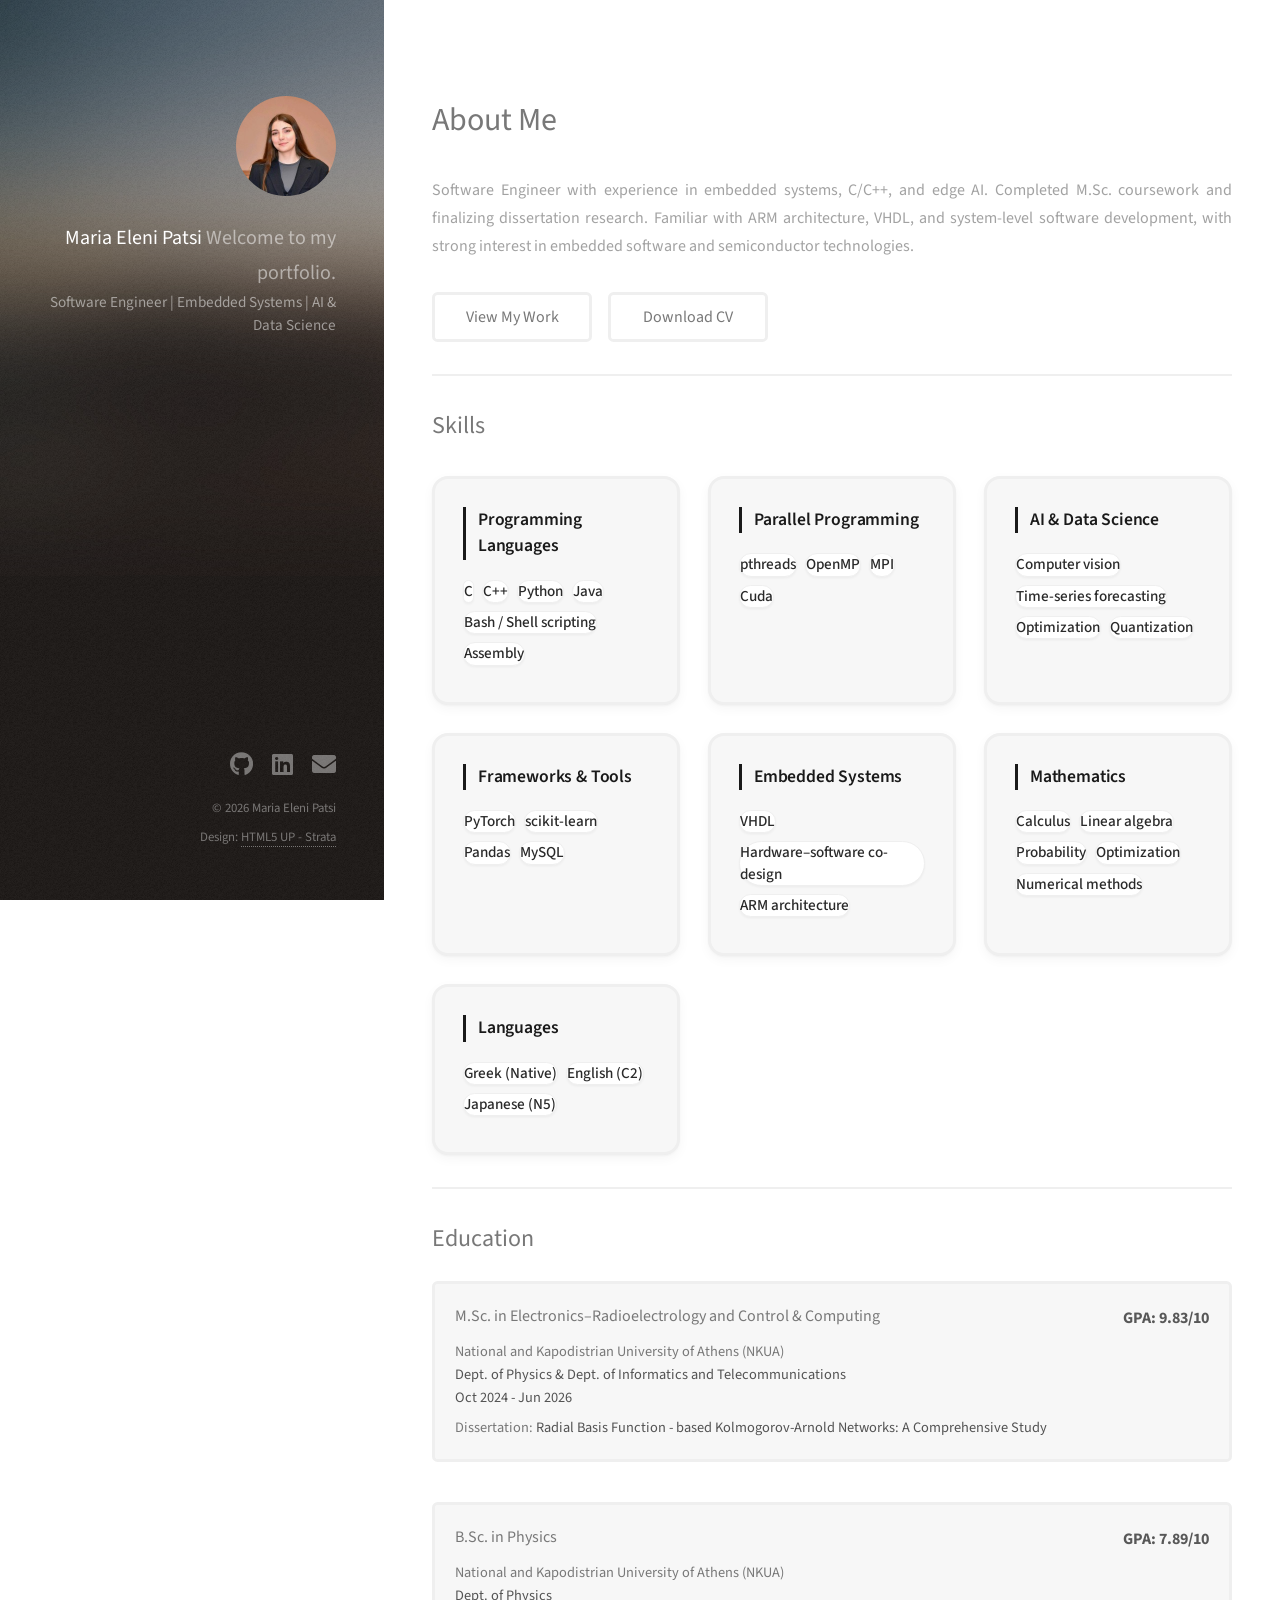
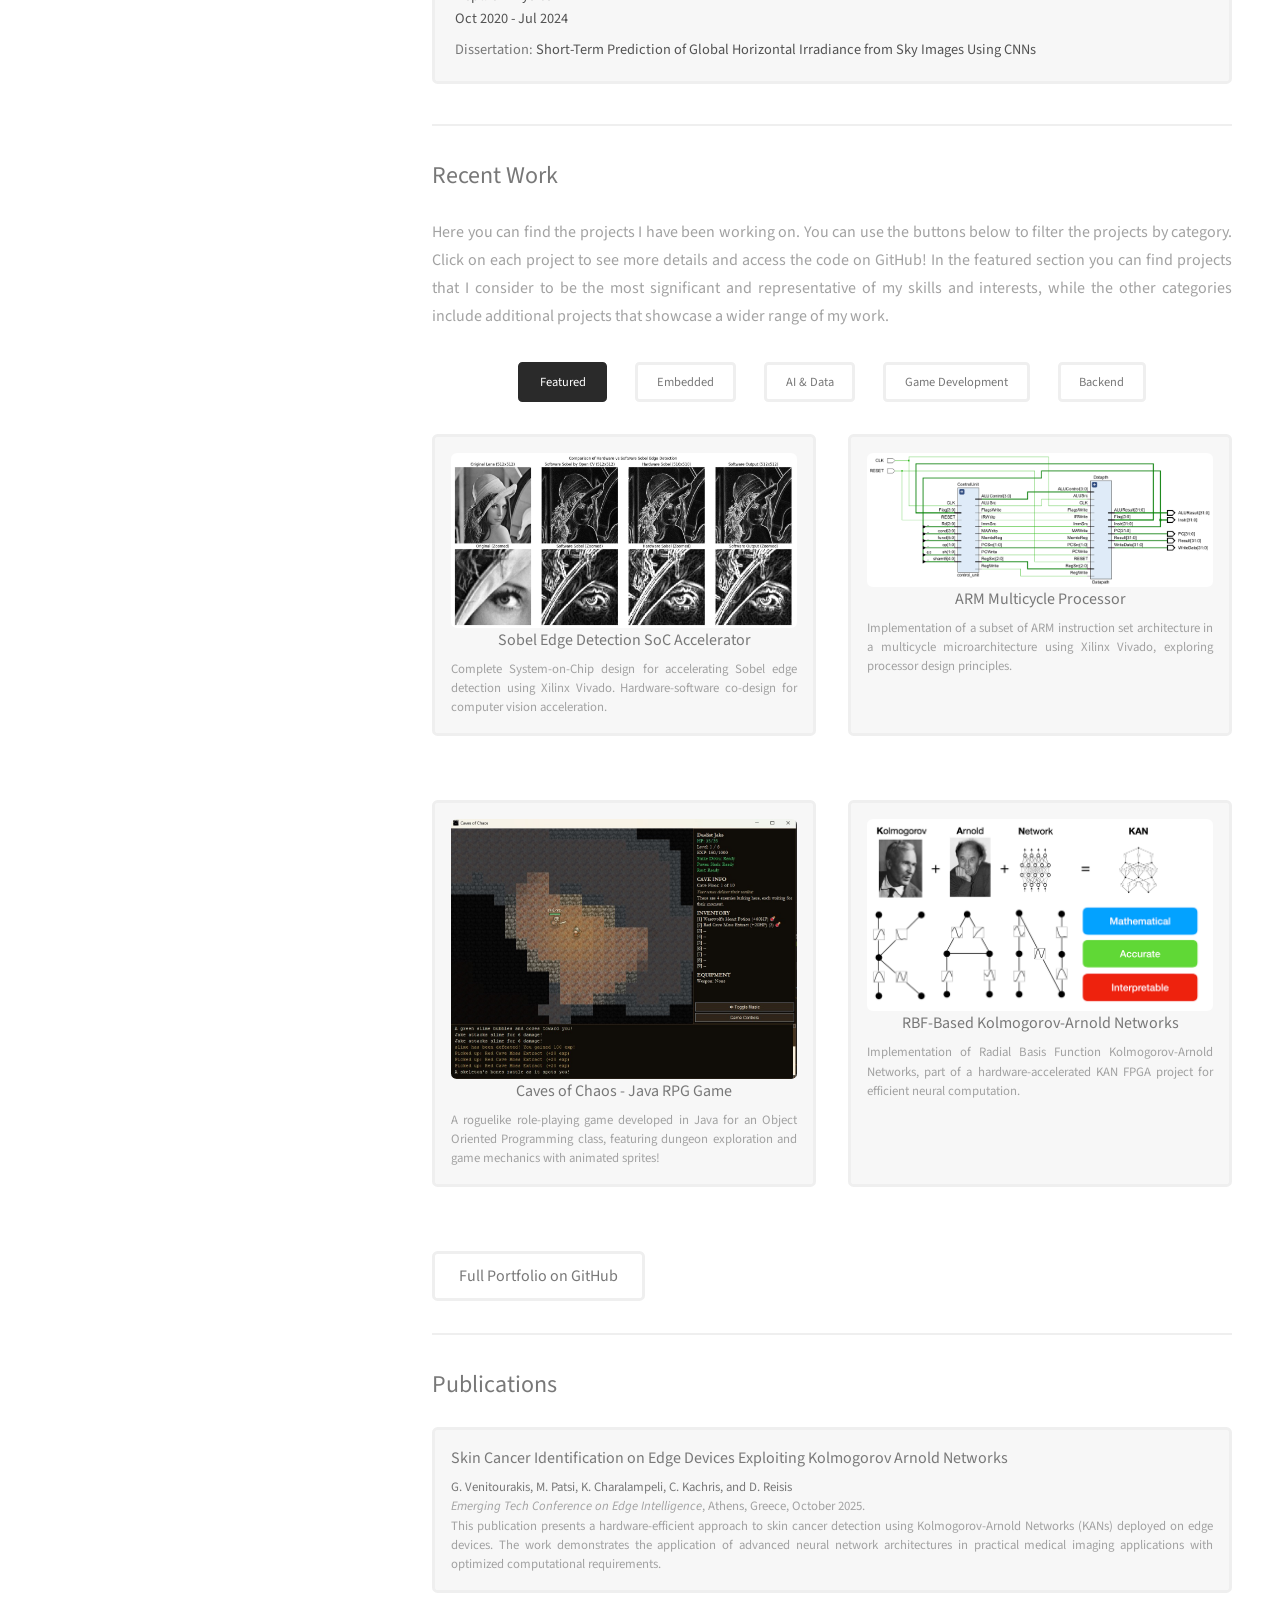
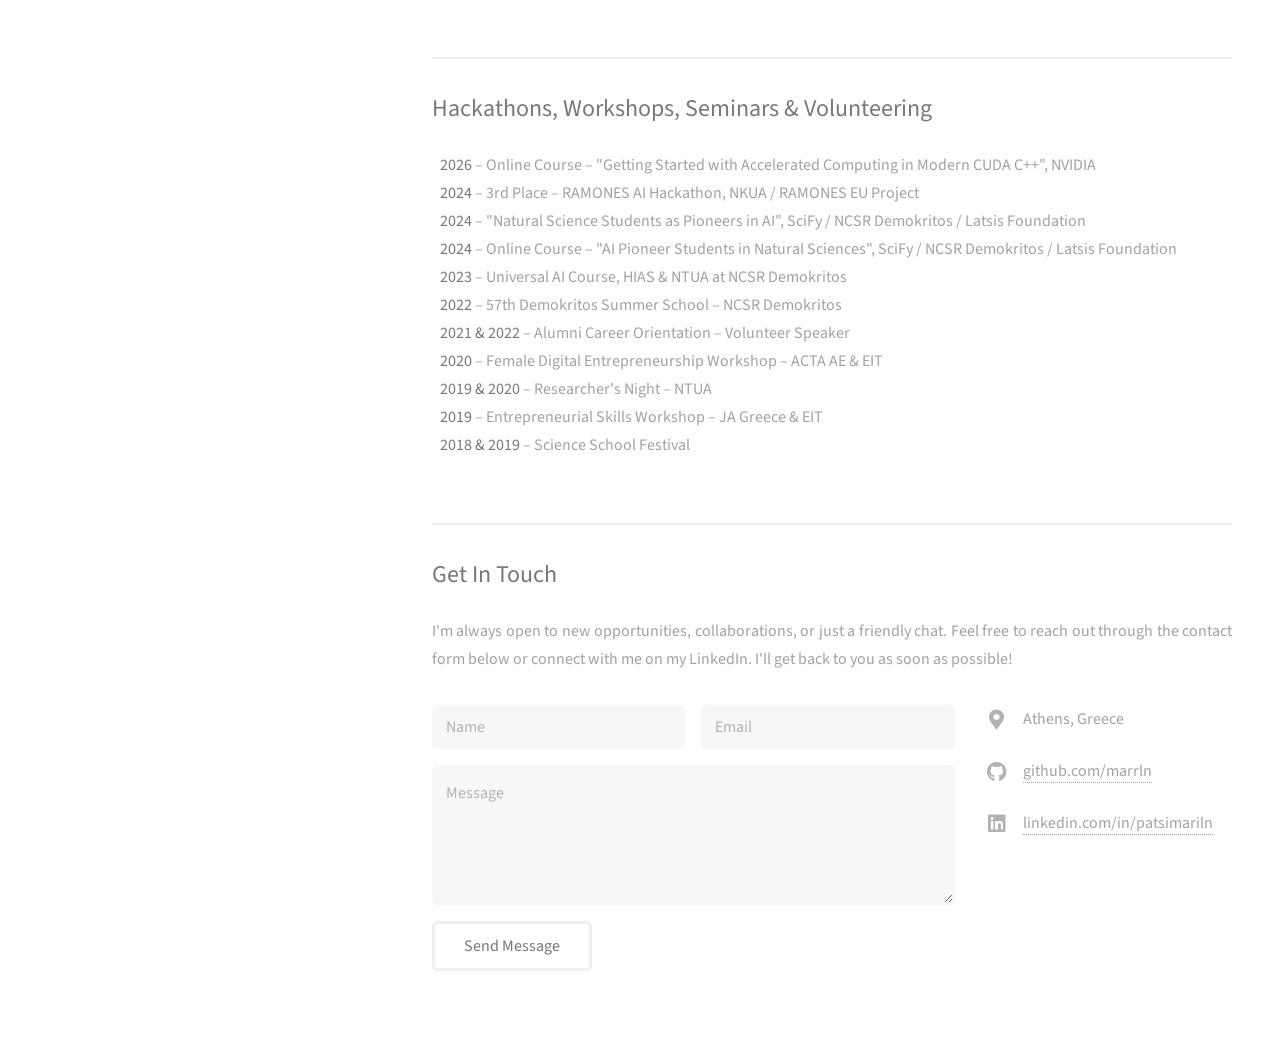
<file: index.html>
<!DOCTYPE HTML>
<html>
	<head>
		<title>My Portfolio</title>
		<meta charset="utf-8" />
		<meta name="viewport" content="width=device-width, initial-scale=1, user-scalable=no" />
		<link rel="stylesheet" href="assets/css/main.css" />
	</head>
	<body class="is-preload">

		<!-- Header -->
			<header id="header">
				<div class="inner">
					<a href="index.html" class="image avatar"><img src="images/avatar.jpg" alt="" /></a>
					<h1><strong>Maria Eleni Patsi</strong><br />
					Welcome to my portfolio.<br /></h1>
					<h2>Software Engineer | Embedded Systems | AI & Data Science</h2>
				</div>
			</header>

		<!-- Main -->
			<div id="main">

				<!-- One -->
					<section id="one">
						<header class="major">
							<h2>About Me</h2>
						</header>
						<p>Software Engineer with experience in embedded systems, C/C++, and edge AI. Completed M.Sc. coursework and finalizing
						dissertation research. Familiar with ARM architecture, VHDL, and system-level software development, with strong interest in
						embedded software and semiconductor technologies.
						</p>
						<ul class="actions">
							<li><a href="#four" class="button">View My Work</a></li>
							<li><a href="data/Patsi_CV.pdf" class="button" download>Download CV</a></li>
						</ul>
					</section>												
				
				<!-- Two -->
					<section id="two">
						<h2>Skills</h2>
						<div class="skills-grid">
							<article class="skill-card">
								<h3>Programming Languages</h3>
								<ul class="skill-list">
									<li>C</li>
									<li>C++</li>
									<li>Python</li>
									<li>Java</li>
									<li>Bash / Shell scripting</li>
									<li>Assembly</li>
								</ul>
							</article>
							<article class="skill-card">
								<h3>Parallel Programming</h3>
								<ul class="skill-list">
									<li>pthreads</li>
									<li>OpenMP</li>
									<li>MPI</li>
									<li>Cuda</li>
								</ul>
							</article>
							<article class="skill-card">
								<h3>AI & Data Science</h3>
								<ul class="skill-list">
									<li>Computer vision</li>
									<li>Time-series forecasting</li>
									<li>Optimization</li>
									<li>Quantization</li>
								</ul>
							</article>
							<article class="skill-card">
								<h3>Frameworks & Tools</h3>
								<ul class="skill-list">
									<li>PyTorch</li>
									<li>scikit-learn</li>
									<li>Pandas</li>
									<li>MySQL</li>
								</ul>
							</article>
							<article class="skill-card">
								<h3>Embedded Systems</h3>
								<ul class="skill-list">
									<li>VHDL</li>
									<li>Hardware–software co-design</li>
									<li>ARM architecture</li>
								</ul>
							</article>
							<article class="skill-card">
								<h3>Mathematics</h3>
								<ul class="skill-list">
									<li>Calculus</li>
									<li>Linear algebra</li>
									<li>Probability</li>
									<li>Optimization</li>
									<li>Numerical methods</li>
								</ul>
							</article>
							<article class="skill-card">
								<h3>Languages</h3>
								<ul class="skill-list">
									<li>Greek (Native)</li>
									<li>English (C2)</li>
									<li>Japanese (N5)</li>
								</ul>
							</article>
						</div>
					</section>

				<!-- Three -->
					<section id="three">
						<h2>Education</h2>
						<div class="row gtr-uniform">
							<article class="col-12 edu-item">
								<div class="edu-content">
									<div class="edu-meta">
										<h3>M.Sc. in Electronics–Radioelectrology and Control & Computing</h3>
										<span class="edu-grade">GPA: 9.83/10</span>
									</div>
									<p><strong>National and Kapodistrian University of Athens (NKUA)</strong><br />
										Dept. of Physics &amp; Dept. of Informatics and Telecommunications<br />
										Oct 2024 - Jun 2026</p>
									<p><strong>Dissertation:</strong> Radial Basis Function - based Kolmogorov-Arnold Networks: A Comprehensive Study</p>
								</div>
							</article>
							<article class="col-12 edu-item">
								<div class="edu-content">
									<div class="edu-meta">
										<h3>B.Sc. in Physics</h3>
										<span class="edu-grade">GPA: 7.89/10</span>
									</div>
									<p><strong>National and Kapodistrian University of Athens (NKUA)</strong><br />
										Dept. of Physics<br />
										Oct 2020 - Jul 2024</p>
									<p><strong>Dissertation:</strong> Short-Term Prediction of Global Horizontal Irradiance from Sky Images Using CNNs</p>
								</div>
							</article>
						</div>
					</section>
				
				<!-- Four -->
					<section id="four">
							<h2>Recent Work</h2>
							<p> Here you can find the projects I have been working on. You can use the 
								buttons below to filter the projects by category. Click on each project 
								to see more details and access the code on GitHub!
								In the featured section you can find projects that I consider to be the most 
								significant and representative of my skills and interests, while the other 
								categories include additional projects that showcase a wider range of my work.
							</p>
							<ul class="actions work-category-buttons">
								<li><a href="#" class="button small active" data-category="featured">Featured</a></li>
								<li><a href="#" class="button small" data-category="embedded">Embedded</a></li>
								<li><a href="#" class="button small" data-category="ai-data">AI & Data</a></li>
								<li><a href="#" class="button small" data-category="game-dev">Game Development</a></li>
								<li><a href="#" class="button small" data-category="backend">Backend</a></li>
							</ul>
							<div class="row">
								<article class="col-6 col-12-xsmall work-item embedded featured">
								<a href="projects/sobel.html" class="image fit thumb">
									<img src="images\sobel\sobel_example.png" alt="" />
									<h3>Sobel Edge Detection SoC Accelerator</h3>
									<p>Complete System-on-Chip design for accelerating Sobel edge detection using Xilinx Vivado. Hardware-software co-design for computer vision acceleration.</p>
								</a>
							</article>
								<article class="col-6 col-12-xsmall work-item embedded featured">
								<a href="projects/arm.html" class="image fit thumb">
									<img src="images\arm\proc_rtl.png" alt="" />
									<h3>ARM Multicycle Processor</h3>
									<p>Implementation of a subset of ARM instruction set architecture in a multicycle microarchitecture using Xilinx Vivado, exploring processor design principles.</p>
								</a>
							</article>
								<article class="col-6 col-12-xsmall work-item game-dev featured">
								<a href="projects/caves-of-chaos.html" class="image fit thumb">
									<img src="images\caves-of-chaos\gameplay1.jpg" alt="" />
									<h3>Caves of Chaos - Java RPG Game</h3>
									<p>A roguelike role-playing game developed in Java for an Object Oriented Programming class, featuring dungeon exploration and game mechanics with animated sprites!</p>
								</a>
							</article>
							<article class="col-6 col-12-xsmall work-item ai-data featured">
							<a href="projects/rbf-kans.html" class="image fit thumb">
									<img src="images\thumbs\kan_thump.png" alt="" />
									<h3>RBF-Based Kolmogorov-Arnold Networks</h3>
									<p>Implementation of Radial Basis Function Kolmogorov-Arnold Networks, part of a hardware-accelerated KAN FPGA project for efficient neural computation.</p>
								</a>
							</article>
								<article class="col-6 col-12-xsmall work-item ai-data">
								<a href="projects/stock-predictions.html" class="image fit thumb">
									<img src="images/thumbs/05.jpg" alt="" />
									<h3>Deep Neural Networks for Stock Prediction</h3>
									<p>Final project for Deep Neural Networks course exploring machine learning approaches for time-series financial data prediction and analysis.</p>
								</a>
							</article>
							<article class="col-6 col-12-xsmall work-item backend">
								<a href="projects/thread-experiments.html" class="image fit thumb">
									<img src="images/thumbs/06.jpg" alt="" />
									<h3>Parallel Programming Experiments</h3>
									<p>Comprehensive exploration of parallel programming in C using Pthreads, OpenMP and MPI, investigating concurrent programming patterns and performance optimization.</p>
								</a>
							</article>
							<article class="col-6 col-12-xsmall work-item backend">
								<a href="#" class="image fit thumb">
									<img src="images/thumbs/01.jpg" alt="Image Toolkit - C++ thumbnail" />
									<h3>Image Toolkit - C++</h3>
									<p>A C++17 image processing toolkit with command-line automation and image I/O. It includes convolution filters, max pooling, kernel based filters, flexible output handling, and unit-tested components built with CMake.</p>
								</a>
							</article>
							<article class="col-6 col-12-xsmall work-item backend">
								<a href="#" class="image fit thumb">
									<img src="images/thumbs/04.jpg" alt="c-sparse-matrix-engine thumbnail" />
									<h3>c-sparse-matrix-engine</h3>
									<p>With this engine a 2D sparse matrix data structure is implemented with graph traversal capabilities using Breadth First Search (BFS) while also detecting cycles in the BFS tree. Basic operations for nodes include create, insert, delete.</p>
								</a>
							</article>
						</div>
						<ul class="actions">
							<li><a href="https://github.com/marrln" class="button">Full Portfolio on GitHub</a></li>
						</ul>
					</section>

					<!-- Five -->
					<section id="five">
						<h2>Publications</h2>
						<div class="row">
							<article class="col-12 pub-item">
								<a href="" class="pub-content">
									<h3>Skin Cancer Identification on Edge Devices Exploiting Kolmogorov Arnold Networks</h3>
									<p><strong>G. Venitourakis, M. Patsi, K. Charalampeli, C. Kachris, and D. Reisis</strong><br />
									<em>Emerging Tech Conference on Edge Intelligence</em>, Athens, Greece, October 2025.</p>
									<p>This publication presents a hardware-efficient approach to skin cancer detection using Kolmogorov-Arnold Networks (KANs) deployed on edge devices. The work demonstrates the application of advanced neural network architectures in practical medical imaging applications with optimized computational requirements.</p>
								</a>
							</article>
						</div>
					</section>

					<!-- Six -->
					<section id="six">
						<h2>Hackathons, Workshops, Seminars & Volunteering</h2>
						<div class="row">
							<div class="col-12">
								<ul style="list-style: none; padding: 0;">
									<li><strong>2026</strong> – Online Course – "Getting Started with Accelerated Computing in Modern CUDA C++", NVIDIA</li>
									<li><strong>2024</strong> – 3rd Place – RAMONES AI Hackathon, NKUA / RAMONES EU Project</li>
									<li><strong>2024</strong> – "Natural Science Students as Pioneers in AI", SciFy / NCSR Demokritos / Latsis Foundation</li>
									<li><strong>2024</strong> – Online Course – "AI Pioneer Students in Natural Sciences", SciFy / NCSR Demokritos / Latsis Foundation</li>
									<li><strong>2023</strong> – Universal AI Course, HIAS & NTUA at NCSR Demokritos</li>
									<li><strong>2022</strong> – 57th Demokritos Summer School – NCSR Demokritos</li>
									<li><strong>2021 & 2022</strong> – Alumni Career Orientation – Volunteer Speaker</li>
									<li><strong>2020</strong> – Female Digital Entrepreneurship Workshop – ACTA AE & EIT</li>
									<li><strong>2019 & 2020</strong> – Researcher's Night – NTUA</li>
									<li><strong>2019</strong> – Entrepreneurial Skills Workshop – JA Greece & EIT</li>
									<li><strong>2018 & 2019</strong> – Science School Festival</li>
								</ul>
							</div>
						</div>
					</section>

					<!-- Seven -->
					<section id="seven">
					<h2>Get In Touch</h2>
					<p>I'm always open to new opportunities, collaborations, or just a friendly chat. 
						Feel free to reach out through the contact form below or connect with me on 
						my LinkedIn. I'll get back to you as soon as possible!</p>
					<div class="row">
						<div class="col-8 col-12-small">
							<form method="POST" action="https://formspree.io/f/xvzwvkbz">
								<div class="row gtr-uniform gtr-50">
									<div class="col-6 col-12-xsmall"><input type="text" name="name" id="name" placeholder="Name" required /></div>
									<div class="col-6 col-12-xsmall"><input type="email" name="email" id="email" placeholder="Email" required /></div>
									<div class="col-12"><textarea name="message" id="message" placeholder="Message" rows="4" required></textarea></div>
									<div class="col-12">
										<ul class="actions">
											<li><input type="submit" value="Send Message" /></li>
										</ul>
									</div>
								</div>
							</form>
						</div>
						<div class="col-4 col-12-small">
							<ul class="labeled-icons">
								<li>
									<h3 class="icon solid fa-map-marker-alt"><span class="label">Location</span></h3>
									Athens, Greece
								</li>
								<li>
									<h3 class="icon brands fa-github"><span class="label">GitHub</span></h3>
									<a href="https://github.com/marrln">github.com/marrln</a>
								</li>
								<li>
									<h3 class="icon brands fa-linkedin"><span class="label">LinkedIn</span></h3>
									<a href="https://linkedin.com/in/patsimariln">linkedin.com/in/patsimariln</a>
								</li>
							</ul>
						</div>
					</div>
				</section>
			</div>

		<!-- Footer -->
			<footer id="footer">
				<div class="inner">
					<ul class="icons">
						<li><a href="https://github.com/marrln" class="icon brands fa-github"><span class="label">Github</span></a></li>
						<li><a href="https://linkedin.com/in/patsimariln" class="icon brands fa-linkedin"><span class="label">LinkedIn</span></a></li>
						<li><a href="mailto:mrlnpts@outlook.com" class="icon solid fa-envelope"><span class="label">Email</span></a></li>
					</ul>
					<ul class="copyright">
						<li>&copy; 2026 Maria Eleni Patsi</li><li>Design: <a href="http://html5up.net">HTML5 UP - Strata</a></li>
					</ul>
				</div>
			</footer>

		<!-- Scripts -->
			<script src="assets/js/jquery.min.js"></script>
			<script src="assets/js/jquery.poptrox.min.js"></script>
			<script src="assets/js/browser.min.js"></script>
			<script src="assets/js/breakpoints.min.js"></script>
			<script src="assets/js/util.js"></script>
			<script src="assets/js/main.js"></script>

	</body>
</html>
</file>
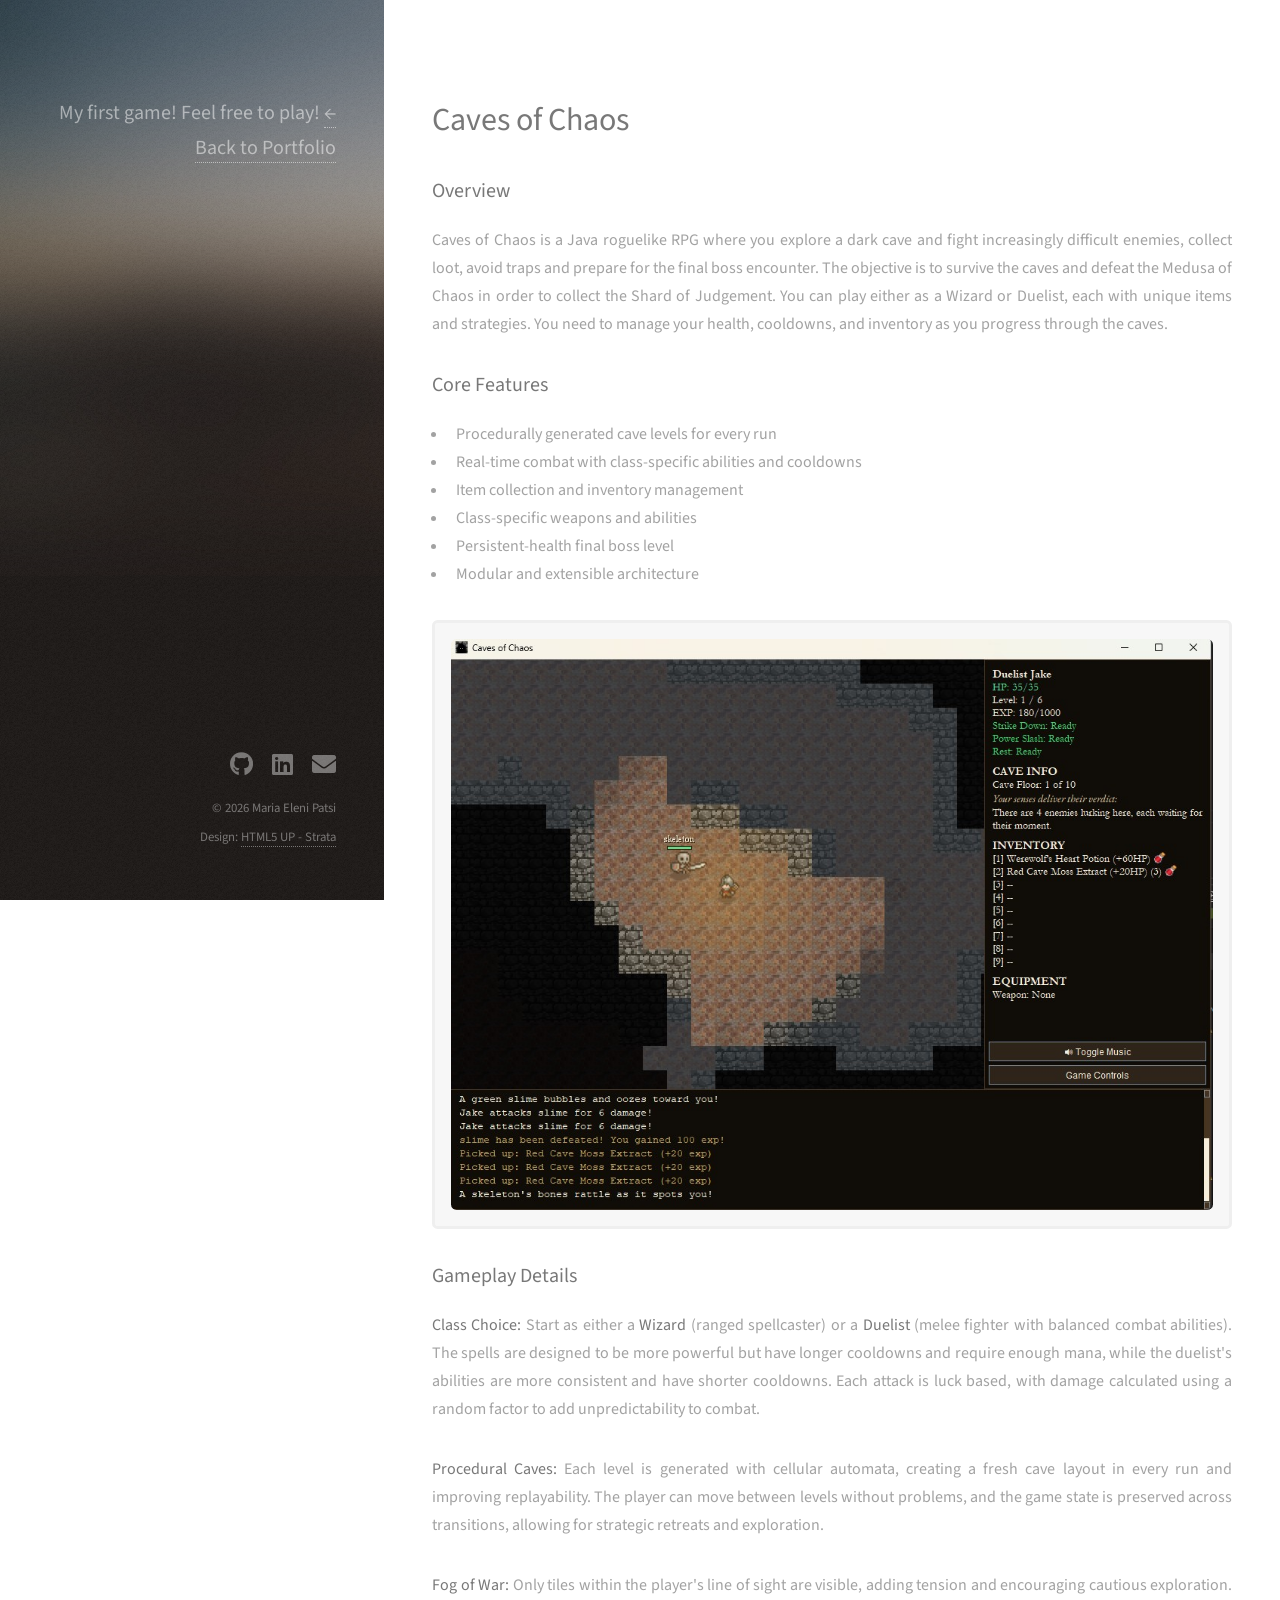
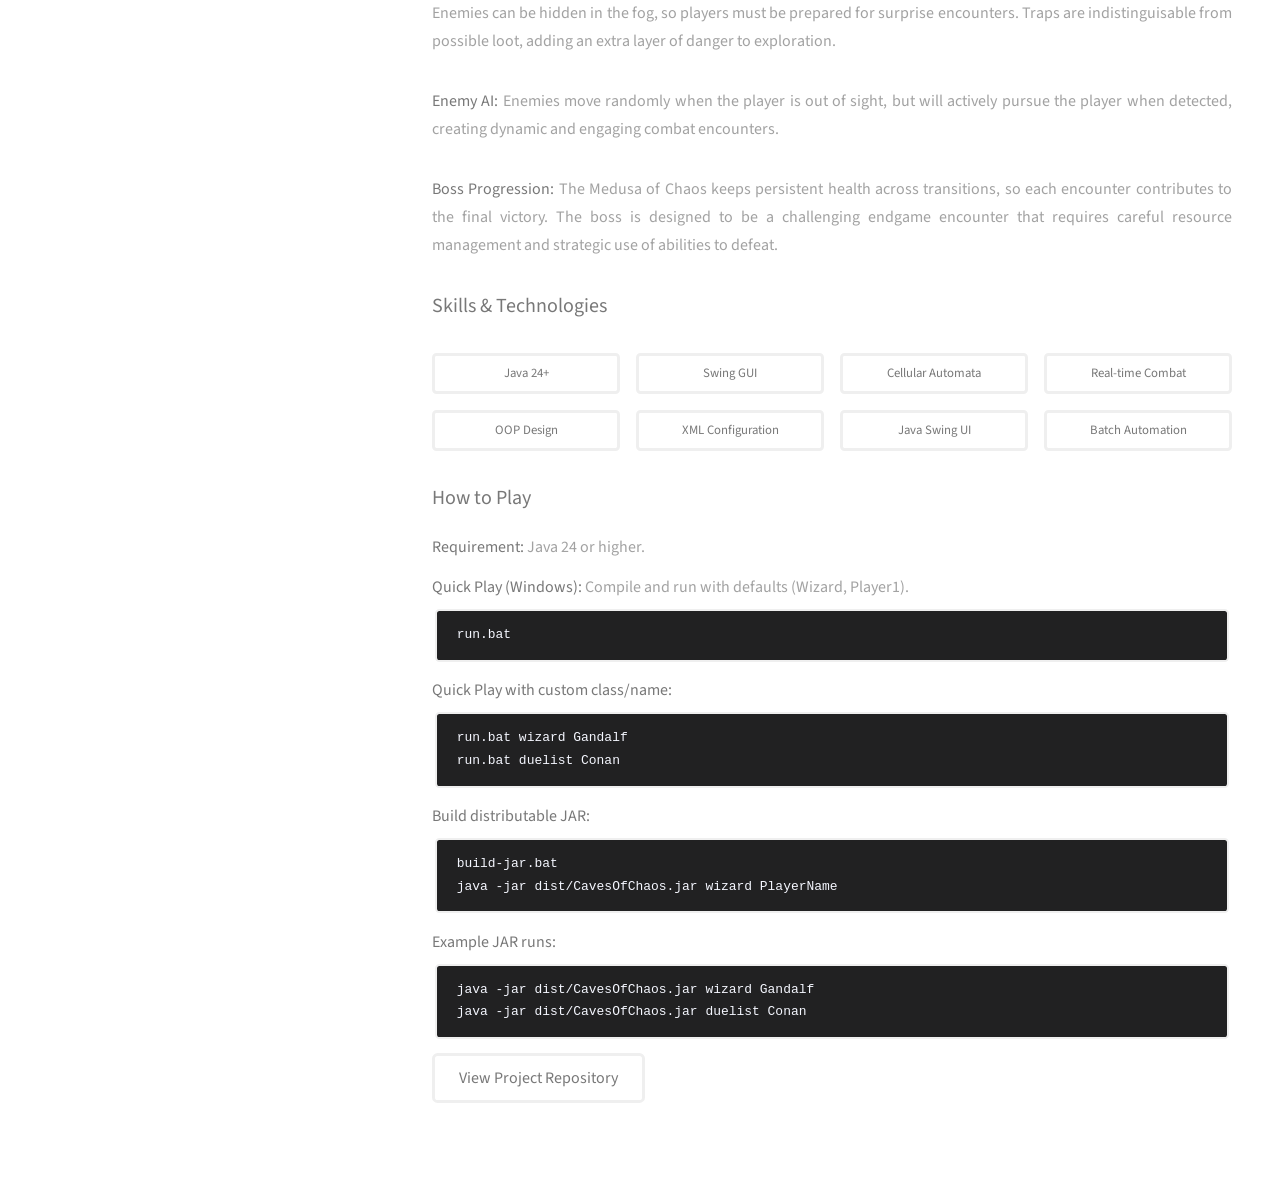
<file: projects/caves-of-chaos.html>
<!DOCTYPE HTML>
<html>
	<head>
		<title>Caves of Chaos - Java RPG Game</title>
		<meta charset="utf-8" />
		<meta name="viewport" content="width=device-width, initial-scale=1, user-scalable=no" />
		<link rel="stylesheet" href="../assets/css/main.css" />
	</head>
	<body class="is-preload">

		<!-- Header -->
		<header id="header">
			<div class="inner">
				<h1>
					My first game! <br />
					Feel free to play! <br /><br />
					<a href="../index.html">← Back to Portfolio</a>
				</h1>
			</div>
		</header>

		<!-- Main -->
		<div id="main">

			<!-- Project Details -->
			<section id="project">
				<div class="row">
					<!-- Right Column - Project Content -->
					<div class="col-12">
						<!-- Game Title -->
						<header class="major">
							<h2>Caves of Chaos</h2>
						</header>

						<h3>Overview</h3>
						<p>
							Caves of Chaos is a Java roguelike RPG where you 
							explore a dark cave and fight increasingly difficult enemies, 
							collect loot, avoid traps and prepare for the final boss encounter. 
							The objective is to survive the caves and defeat the Medusa of Chaos
							in order to collect the Shard of Judgement.
							You can play either as a Wizard or Duelist, each with unique items and strategies.
							You need to manage your health, cooldowns, and inventory as you progress through the caves.
						</p>

						<h3>Core Features</h3>
						<ul>
							<li>Procedurally generated cave levels for every run</li>
							<li>Real-time combat with class-specific abilities and cooldowns</li>
							<li>Item collection and inventory management</li>
							<li>Class-specific weapons and abilities</li>
							<li>Persistent-health final boss level</li>
							<li>Modular and extensible architecture</li>
						</ul>
						
						<!-- Screenshots (3 thumbnails in a row) -->
						<div class="row gtr-50 gtr-uniform">
							<article class="col-12 work-item">
									<a href="../images/caves-of-chaos/gameplay1.jpg" class="image fit thumb popup">
										<img src="../images/caves-of-chaos/gameplay1.jpg" alt="Gameplay screenshot 1" />
									<!-- <h3>Dungeon View</h3>
									<p>Grid‑based cave map with custom tiles</p> -->
								</a>
							</article>
							<!-- <article class="col-4 work-item">
									<a href="../images/caves-of-chaos/gameplay2.jpg" class="image fit thumb popup">
										<img src="../images/caves-of-chaos/gameplay2.jpg" alt="Gameplay screenshot 2" />
									<h3>Inventory & Stats</h3>
									<p>Manage gear and consumables</p>
								</a>
							</article>
							<article class="col-4 work-item">
									<a href="../images/caves-of-chaos/gameplay3.jpg" class="image fit thumb popup">
										<img src="../images/caves-of-chaos/gameplay3.jpg" alt="Gameplay screenshot 3" />
									<h3>Real-time Combat</h3>
									<p>Fight slimes, goblins, werewolves, and more</p>
								</a>
							</article> -->
						</div>

						<h3>Gameplay Details</h3>
						<p>
							<strong>Class Choice:</strong> 
							Start as either a <strong>Wizard</strong> (ranged spellcaster) 
							or a <strong>Duelist</strong> (melee fighter with balanced combat abilities).
							The spells are designed to be more powerful but have longer cooldowns and require
							enough mana, while the duelist's abilities are more consistent and have shorter cooldowns.
							Each attack is luck based, with damage calculated using a random factor to add unpredictability to combat.
						</p>
						<p>
							<strong>Procedural Caves:</strong> 
							Each level is generated with cellular automata, 
							creating a fresh cave layout in every run and improving replayability.
							The player can move between levels without problems, 
							and the game state is preserved across transitions, 
							allowing for strategic retreats and exploration.
						</p>
						<p>
							<strong>Fog of War:</strong> 
							Only tiles within the player's line of sight are visible, 
							adding tension and encouraging cautious exploration.
							Enemies can be hidden in the fog, so players must be prepared for surprise encounters.
							Traps are indistinguisable from possible loot, adding an extra layer of danger to exploration.
						</p>
						<p>
							<strong>Enemy AI:</strong> 
							Enemies move randomly when the player is out of sight, 
							but will actively pursue the player when detected, 
							creating dynamic and engaging combat encounters.
						</p>
						<p>
							<strong>Boss Progression:</strong> 
							The Medusa of Chaos keeps persistent health 
							across transitions, so each encounter contributes to the final victory.
							The boss is designed to be a challenging endgame encounter that 
							requires careful resource management and strategic use of abilities to defeat.
						</p>

						<!-- Skills as Buttons -->
						<h3>Skills & Technologies</h3>
						<p>
							<div class="row gtr-50 gtr-uniform">
								<div class="col-3 col-6-medium col-12-small">
									<a class="button small fit">Java 24+</a>
								</div>
								<div class="col-3 col-6-medium col-12-small">
									<a class="button small fit">Swing GUI</a>
								</div>
								<div class="col-3 col-6-medium col-12-small">
									<a class="button small fit">Cellular Automata</a>
								</div>
								<div class="col-3 col-6-medium col-12-small">
									<a class="button small fit">Real-time Combat</a>
								</div>
								<div class="col-3 col-6-medium col-12-small">
									<a class="button small fit">OOP Design</a>
								</div>
								<div class="col-3 col-6-medium col-12-small">
									<a class="button small fit">XML Configuration</a>
								</div>
								<div class="col-3 col-6-medium col-12-small">
									<a class="button small fit">Java Swing UI</a>
								</div>
								<div class="col-3 col-6-medium col-12-small">
									<a class="button small fit">Batch Automation</a>
								</div>
							</div>
						</p>
						
						<!-- How to Play -->
						<h3>How to Play</h3>
						<div class="instruction-group">
							<p><strong>Requirement:</strong> Java 24 or higher.</p>
						</div>
						<div class="instruction-group">
							<p><strong>Quick Play (Windows):</strong> Compile and run with defaults (Wizard, Player1).</p>
							<pre><code class="language-bash" data-trim>run.bat</code></pre>
						</div>
						<div class="instruction-group">
							<p><strong>Quick Play with custom class/name:</strong></p>
							<pre><code class="language-bash" data-trim>
								run.bat wizard Gandalf
								run.bat duelist Conan</code></pre>
						</div>
						<div class="instruction-group">
							<p><strong>Build distributable JAR:</strong></p>
							<pre><code class="language-bash" data-trim>
								build-jar.bat
								java -jar dist/CavesOfChaos.jar wizard PlayerName</code></pre>
						</div>
						<div class="instruction-group">
							<p><strong>Example JAR runs:</strong></p>
							<pre><code class="language-bash" data-trim>
							java -jar dist/CavesOfChaos.jar wizard Gandalf
							java -jar dist/CavesOfChaos.jar duelist Conan</code></pre>
						</div>
						<ul class="actions">
							<li><a href="https://github.com/marrln/Caves-of-Chaos-JAVA-RPG-GAME" class="button">View Project Repository</a></li>
						</ul>
					</div>
				</div>
			</section>
		</div>

		<!-- Footer -->
			<footer id="footer">
				<div class="inner">
					<ul class="icons">
						<li><a href="https://github.com/marrln" class="icon brands fa-github"><span class="label">Github</span></a></li>
						<li><a href="https://linkedin.com/in/patsimariln" class="icon brands fa-linkedin"><span class="label">LinkedIn</span></a></li>
						<li><a href="mailto:mrlnpts@outlook.com" class="icon solid fa-envelope"><span class="label">Email</span></a></li>
					</ul>
					<ul class="copyright">
						<li>&copy; 2026 Maria Eleni Patsi</li><li>Design: <a href="http://html5up.net">HTML5 UP - Strata</a></li>
					</ul>
				</div>
			</footer>

		<!-- Scripts -->
			<script src="../assets/js/jquery.min.js"></script>
			<script src="../assets/js/jquery.poptrox.min.js"></script>
			<script src="../assets/js/browser.min.js"></script>
			<script src="../assets/js/breakpoints.min.js"></script>
			<script src="../assets/js/util.js"></script>
			<script src="../assets/js/main.js"></script>
			<script src="../assets/js/code-trim.js"></script>

	</body>
</html>
</file>
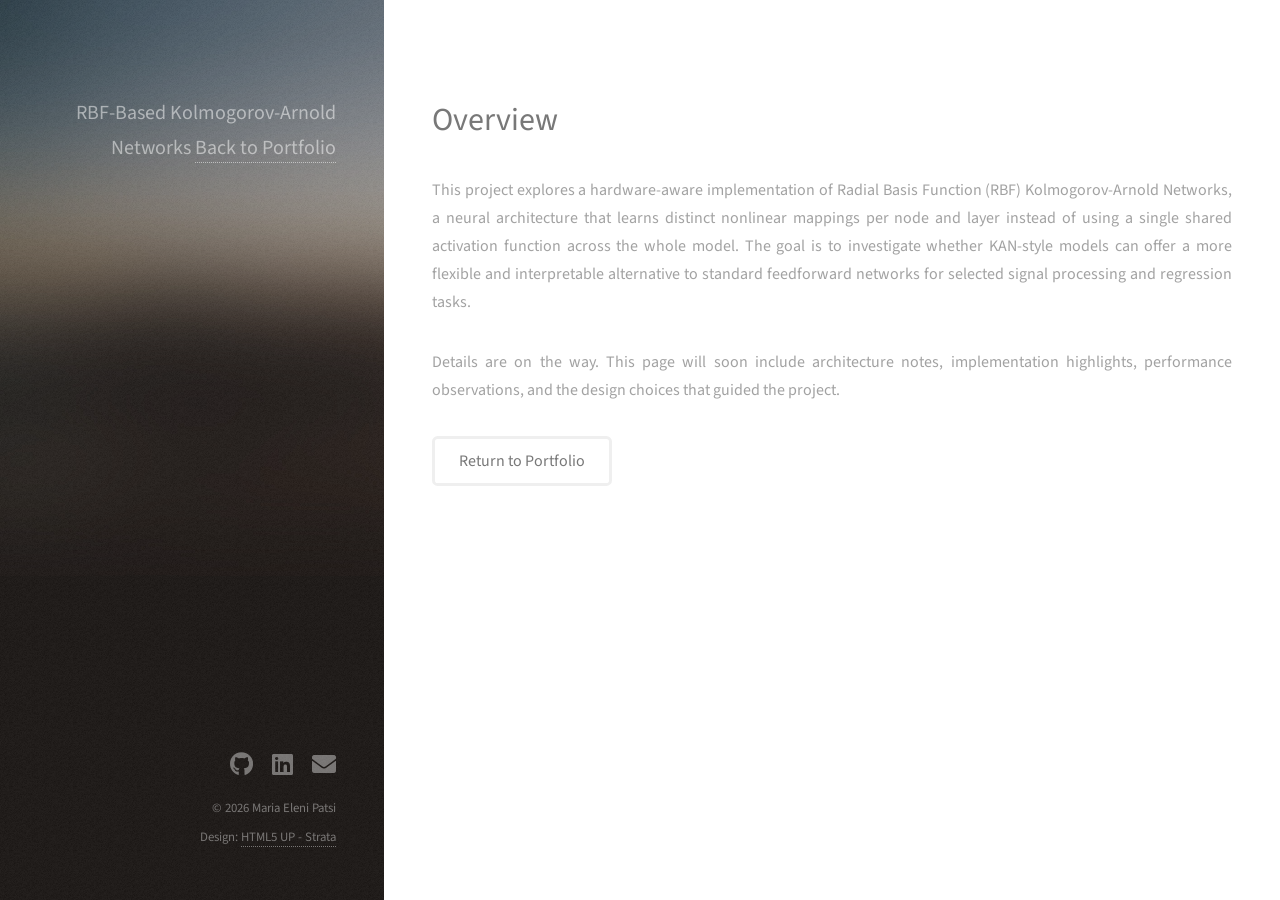
<file: projects/rbf-kans.html>
<!DOCTYPE HTML>
<html>
    <head>
        <title>RBF-Based Kolmogorov-Arnold Networks</title>
        <meta charset="utf-8" />
        <meta name="viewport" content="width=device-width, initial-scale=1, user-scalable=no" />
        <link rel="stylesheet" href="../assets/css/main.css" />
    </head>
    <body class="is-preload">

        <!-- Header -->
        <header id="header">
            <div class="inner">
                <h1>
                    RBF-Based Kolmogorov-Arnold Networks<br /><br />
                    <a href="../index.html">Back to Portfolio</a>
                </h1>
            </div>
        </header>

        <!-- Main -->
        <div id="main">

            <!-- Project Details -->
            <section id="project">
                <div class="row">
                    <div class="col-12">
                        <header class="major">
                            <h2>Overview</h2>
                        </header>

                        <p>
                            This project explores a hardware-aware implementation of Radial Basis Function (RBF) Kolmogorov-Arnold Networks,
                            a neural architecture that learns distinct nonlinear mappings per node and layer instead of using a single shared
                            activation function across the whole model. The goal is to investigate whether KAN-style models can offer a more
                            flexible and interpretable alternative to standard feedforward networks for selected signal processing and
                            regression tasks.
                        </p>

                        <p>
                            Details are on the way. This page will soon include architecture notes, implementation highlights, performance
                            observations, and the design choices that guided the project.
                        </p>

                        <div style="margin-top: 2em;"></div>
                        <ul class="actions">
                            <li><a href="../index.html" class="button">Return to Portfolio</a></li>
                        </ul>
                    </div>
                </div>
            </section>
        </div>

        <!-- Footer -->
        <footer id="footer">
            <div class="inner">
                <ul class="icons">
                    <li><a href="https://github.com/marrln" class="icon brands fa-github"><span class="label">Github</span></a></li>
                    <li><a href="https://linkedin.com/in/patsimariln" class="icon brands fa-linkedin"><span class="label">LinkedIn</span></a></li>
                    <li><a href="mailto:mrlnpts@outlook.com" class="icon solid fa-envelope"><span class="label">Email</span></a></li>
                </ul>
                <ul class="copyright">
                    <li>&copy; 2026 Maria Eleni Patsi</li><li>Design: <a href="http://html5up.net">HTML5 UP - Strata</a></li>
                </ul>
            </div>
        </footer>

        <!-- Scripts -->
        <script src="../assets/js/jquery.min.js"></script>
        <script src="../assets/js/jquery.poptrox.min.js"></script>
        <script src="../assets/js/browser.min.js"></script>
        <script src="../assets/js/breakpoints.min.js"></script>
        <script src="../assets/js/util.js"></script>
        <script src="../assets/js/main.js"></script>
    </body>
</html>
</file>
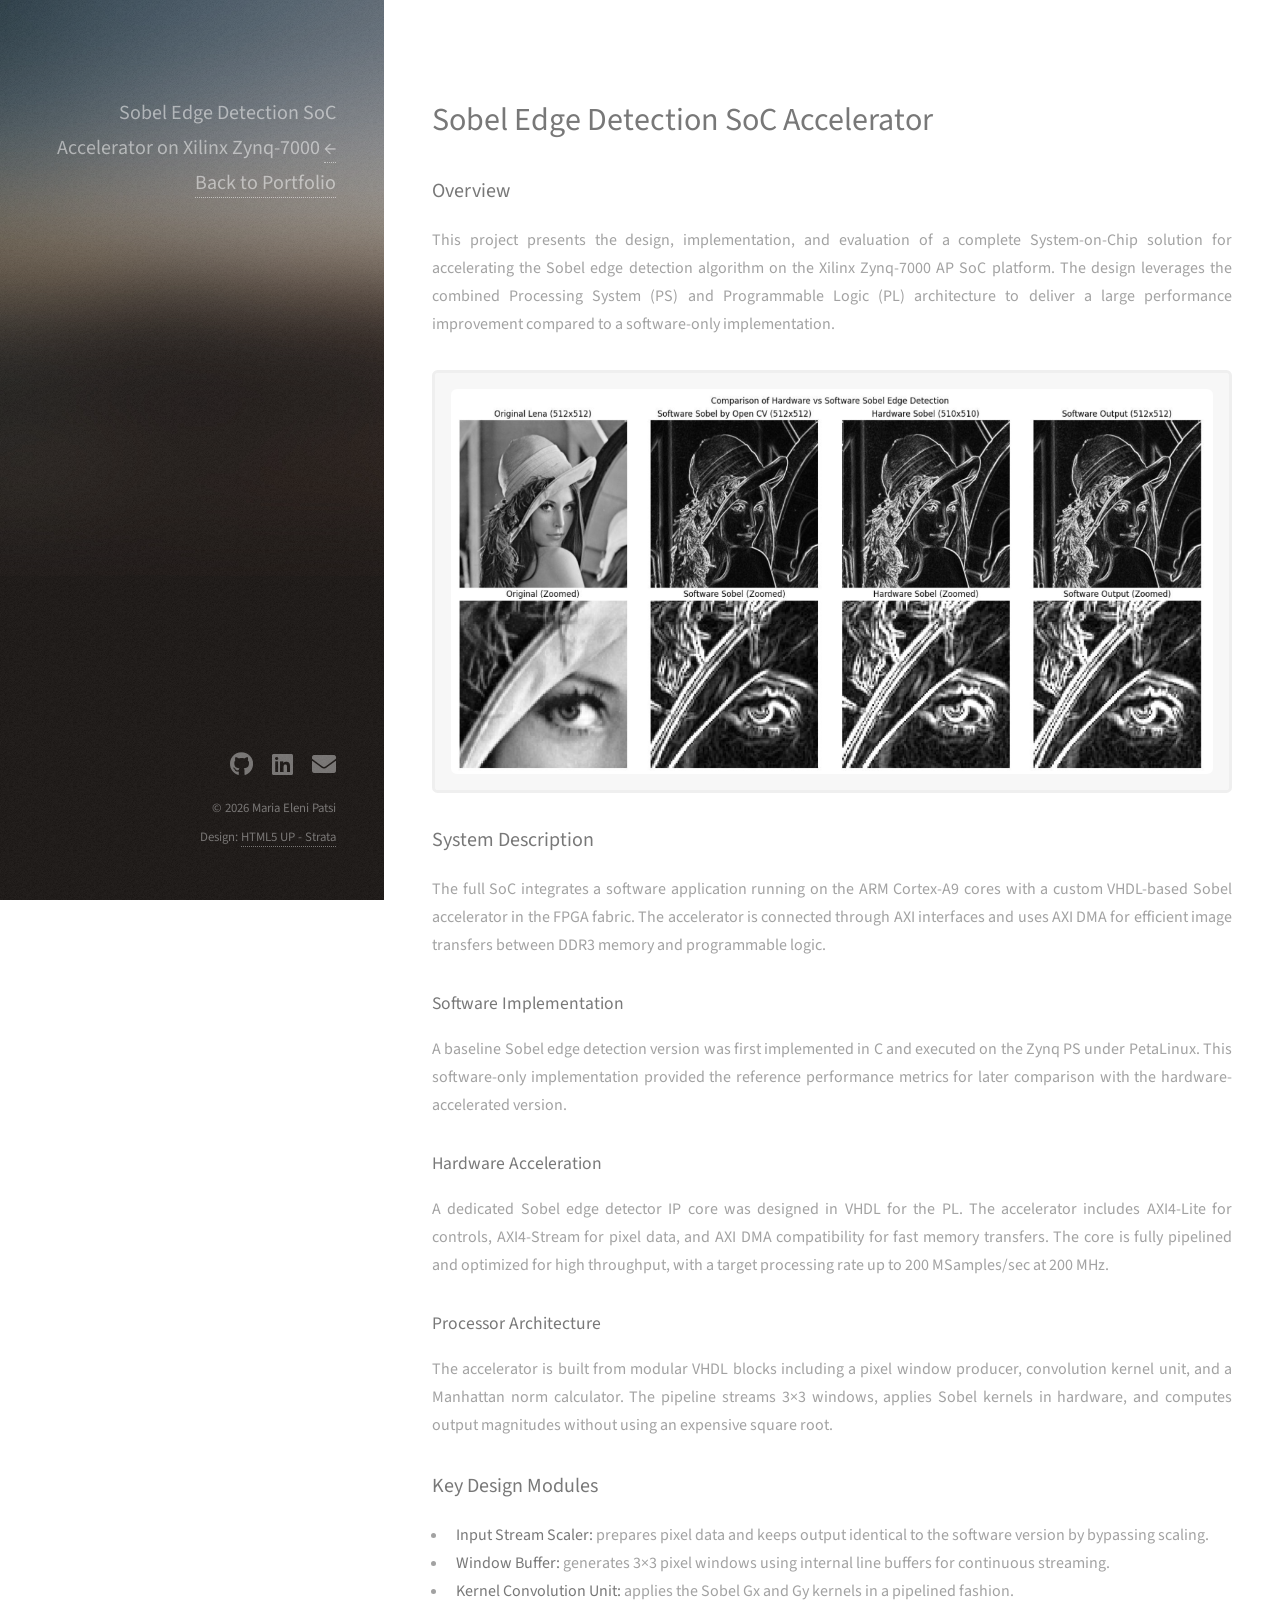
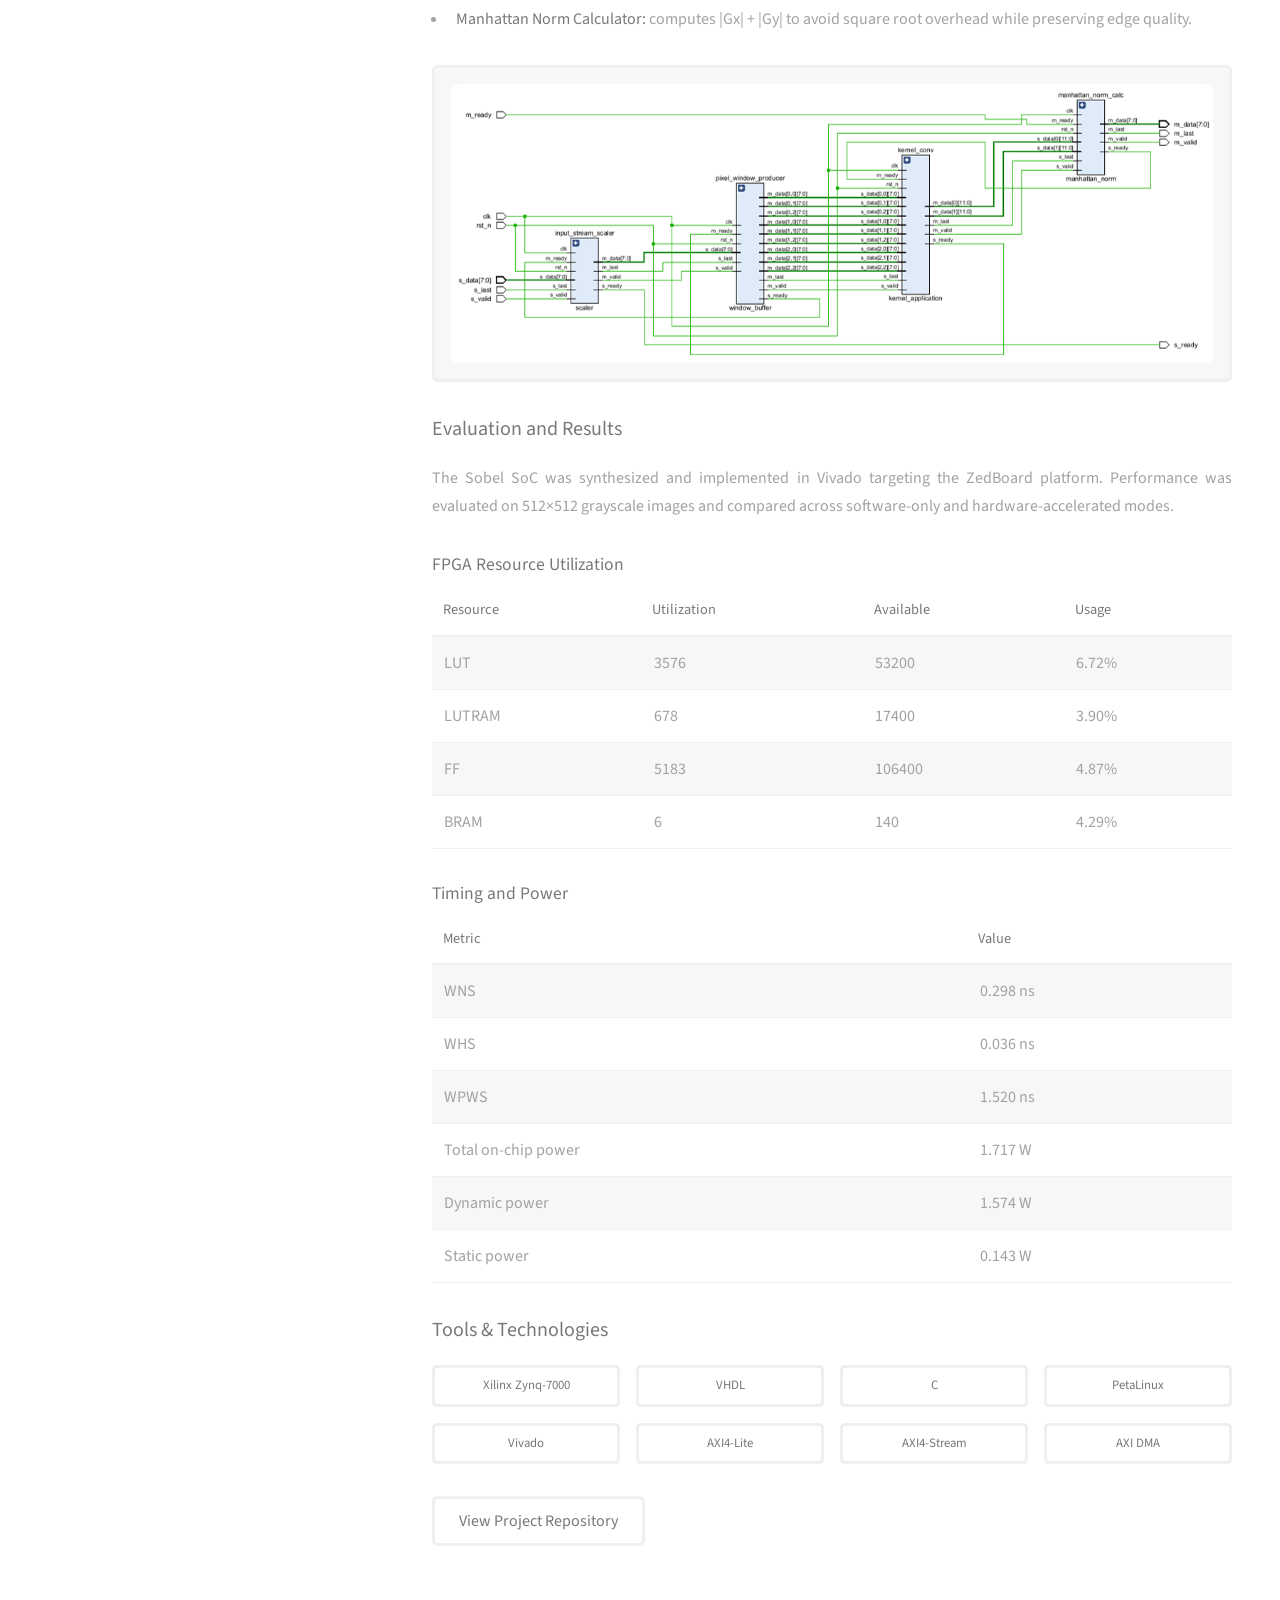
<file: projects/sobel.html>
﻿<!DOCTYPE HTML>
<html>
    <head>
        <title>Sobel Edge Detection SoC Accelerator</title>
        <meta charset="utf-8" />
        <meta name="viewport" content="width=device-width, initial-scale=1, user-scalable=no" />
        <link rel="stylesheet" href="../assets/css/main.css" />
    </head>
    <body class="is-preload">

        <!-- Header -->
        <header id="header">
            <div class="inner">
                <h1>
                    Sobel Edge Detection SoC<br />
                    Accelerator on Xilinx Zynq-7000<br /><br />
                    <a href="../index.html">← Back to Portfolio</a>
                </h1>
            </div>
        </header>

        <!-- Main -->
        <div id="main">

            <!-- Project Details -->
            <section id="project">
                <div class="row">
                    <div class="col-12">
                        <header class="major">
                            <h2>Sobel Edge Detection SoC Accelerator</h2>
                        </header>

                        <h3>Overview</h3>
                        <p>
                            This project presents the design, implementation, and evaluation of a complete System-on-Chip solution for accelerating the Sobel edge detection algorithm on the Xilinx Zynq-7000 AP SoC platform.
                            The design leverages the combined Processing System (PS) and Programmable Logic (PL) architecture to deliver a large performance improvement compared to a software-only implementation.
                        </p>

                        <div class="row gtr-50 gtr-uniform">
                            <article class="col-12 work-item">
                                <a href="../images/sobel/sobel_example.png" class="image fit thumb popup">
                                    <img src="../images/sobel/sobel_example.png" alt="Sobel edge detection example" />
                                </a>
                            </article>
                        </div>

                        <h3>System Description</h3>
                        <p>
                            The full SoC integrates a software application running on the ARM Cortex-A9 cores with a custom VHDL-based Sobel accelerator in the FPGA fabric.
                            The accelerator is connected through AXI interfaces and uses AXI DMA for efficient image transfers between DDR3 memory and programmable logic.
                        </p>

                        <h4>Software Implementation</h4>
                        <p>
                            A baseline Sobel edge detection version was first implemented in C and executed on the Zynq PS under PetaLinux.
                            This software-only implementation provided the reference performance metrics for later comparison with the hardware-accelerated version.
                        </p>

                        <h4>Hardware Acceleration</h4>
                        <p>
                            A dedicated Sobel edge detector IP core was designed in VHDL for the PL.
                            The accelerator includes AXI4-Lite for controls, AXI4-Stream for pixel data, and AXI DMA compatibility for fast memory transfers.
                            The core is fully pipelined and optimized for high throughput, with a target processing rate up to 200 MSamples/sec at 200 MHz.
                        </p>

                        <h4>Processor Architecture</h4>
                        <p>
                            The accelerator is built from modular VHDL blocks including a pixel window producer, convolution kernel unit, and a Manhattan norm calculator.
                            The pipeline streams 3×3 windows, applies Sobel kernels in hardware, and computes output magnitudes without using an expensive square root.
                        </p>

                        <h3>Key Design Modules</h3>
                        <ul>
                            <li><strong>Input Stream Scaler:</strong> prepares pixel data and keeps output identical to the software version by bypassing scaling.</li>
                            <li><strong>Window Buffer:</strong> generates 3×3 pixel windows using internal line buffers for continuous streaming.</li>
                            <li><strong>Kernel Convolution Unit:</strong> applies the Sobel Gx and Gy kernels in a pipelined fashion.</li>
                            <li><strong>Manhattan Norm Calculator:</strong> computes |Gx| + |Gy| to avoid square root overhead while preserving edge quality.</li>
                        </ul>

                        <div class="row gtr-50 gtr-uniform">
                            <article class="col-12 work-item">
                                <a href="../images/sobel/sobel_proc_rtl.png" class="image fit thumb popup">
                                    <img src="../images/sobel/sobel_proc_rtl.png" alt="Sobel processor RTL diagram" />
                                </a>
                            </article>
                        </div>

                        <h3>Evaluation and Results</h3>
                        <p>
                            The Sobel SoC was synthesized and implemented in Vivado targeting the ZedBoard platform.
                            Performance was evaluated on 512×512 grayscale images and compared across software-only and hardware-accelerated modes.
                        </p>

                        <h4>FPGA Resource Utilization</h4>
                        <div class="table-wrapper">
                            <table>
                                <thead>
                                    <tr>
                                        <th>Resource</th>
                                        <th>Utilization</th>
                                        <th>Available</th>
                                        <th>Usage</th>
                                    </tr>
                                </thead>
                                <tbody>
                                    <tr>
                                        <td>LUT</td>
                                        <td>3576</td>
                                        <td>53200</td>
                                        <td>6.72%</td>
                                    </tr>
                                    <tr>
                                        <td>LUTRAM</td>
                                        <td>678</td>
                                        <td>17400</td>
                                        <td>3.90%</td>
                                    </tr>
                                    <tr>
                                        <td>FF</td>
                                        <td>5183</td>
                                        <td>106400</td>
                                        <td>4.87%</td>
                                    </tr>
                                    <tr>
                                        <td>BRAM</td>
                                        <td>6</td>
                                        <td>140</td>
                                        <td>4.29%</td>
                                    </tr>
                                </tbody>
                            </table>
                        </div>

                        <h4>Timing and Power</h4>
                        <div class="table-wrapper">
                            <table>
                                <thead>
                                    <tr>
                                        <th>Metric</th>
                                        <th>Value</th>
                                    </tr>
                                </thead>
                                <tbody>
                                    <tr>
                                        <td>WNS</td>
                                        <td>0.298 ns</td>
                                    </tr>
                                    <tr>
                                        <td>WHS</td>
                                        <td>0.036 ns</td>
                                    </tr>
                                    <tr>
                                        <td>WPWS</td>
                                        <td>1.520 ns</td>
                                    </tr>
                                    <tr>
                                        <td>Total on-chip power</td>
                                        <td>1.717 W</td>
                                    </tr>
                                    <tr>
                                        <td>Dynamic power</td>
                                        <td>1.574 W</td>
                                    </tr>
                                    <tr>
                                        <td>Static power</td>
                                        <td>0.143 W</td>
                                    </tr>
                                </tbody>
                            </table>
                        </div>

                        <h3>Tools & Technologies</h3>
                        <div class="row gtr-50 gtr-uniform">
                            <div class="col-3 col-6-medium col-12-small"><a class="button small fit">Xilinx Zynq-7000</a></div>
                            <div class="col-3 col-6-medium col-12-small"><a class="button small fit">VHDL</a></div>
                            <div class="col-3 col-6-medium col-12-small"><a class="button small fit">C</a></div>
                            <div class="col-3 col-6-medium col-12-small"><a class="button small fit">PetaLinux</a></div>
                            <div class="col-3 col-6-medium col-12-small"><a class="button small fit">Vivado</a></div>
                            <div class="col-3 col-6-medium col-12-small"><a class="button small fit">AXI4-Lite</a></div>
                            <div class="col-3 col-6-medium col-12-small"><a class="button small fit">AXI4-Stream</a></div>
                            <div class="col-3 col-6-medium col-12-small"><a class="button small fit">AXI DMA</a></div>
                        </div>

                        <div style="margin-top: 2em;"></div>
                        <ul class="actions">
                            <li><a href="#" class="button">View Project Repository</a></li>
                        </ul>
                    </div>
                </div>
            </section>
        </div>

        <!-- Footer -->
        <footer id="footer">
            <div class="inner">
                <ul class="icons">
                    <li><a href="https://github.com/marrln" class="icon brands fa-github"><span class="label">Github</span></a></li>
                    <li><a href="https://linkedin.com/in/patsimariln" class="icon brands fa-linkedin"><span class="label">LinkedIn</span></a></li>
                    <li><a href="mailto:mrlnpts@outlook.com" class="icon solid fa-envelope"><span class="label">Email</span></a></li>
                </ul>
                <ul class="copyright">
                    <li>&copy; 2026 Maria Eleni Patsi</li><li>Design: <a href="http://html5up.net">HTML5 UP - Strata</a></li>
                </ul>
            </div>
        </footer>

        <!-- Scripts -->
        <script src="../assets/js/jquery.min.js"></script>
        <script src="../assets/js/jquery.poptrox.min.js"></script>
        <script src="../assets/js/browser.min.js"></script>
        <script src="../assets/js/breakpoints.min.js"></script>
        <script src="../assets/js/util.js"></script>
        <script src="../assets/js/main.js"></script>
        <script src="../assets/js/code-trim.js"></script>

    </body>
</html>
</file>
<file: assets/css/main.css>
@import url("fontawesome-all.min.css");
@import url("https://fonts.googleapis.com/css?family=Source+Sans+Pro:400,400italic");

/*
	Strata by HTML5 UP
	html5up.net | @ajlkn
	Free for personal and commercial use under the CCA 3.0 license (html5up.net/license)
*/

html, body, div, span, applet, object,
iframe, h1, h2, h3, h4, h5, h6, p, blockquote,
pre, a, abbr, acronym, address, big, cite,
code, del, dfn, em, img, ins, kbd, q, s, samp,
small, strike, strong, sub, sup, tt, var, b,
u, i, center, dl, dt, dd, ol, ul, li, fieldset,
form, label, legend, table, caption, tbody,
tfoot, thead, tr, th, td, article, aside,
canvas, details, embed, figure, figcaption,
footer, header, hgroup, menu, nav, output, ruby,
section, summary, time, mark, audio, video {
	margin: 0;
	padding: 0;
	border: 0;
	font-size: 100%;
	font: inherit;
	vertical-align: baseline;}

article, aside, details, figcaption, figure,
footer, header, hgroup, menu, nav, section {
	display: block;}

body {
	line-height: 1;
}

ol, ul {
	list-style: none;
}

blockquote, q {
	quotes: none;
}

	blockquote:before, blockquote:after, q:before, q:after {
		content: '';
		content: none;
	}

table {
	border-collapse: collapse;
	border-spacing: 0;
}

body {
	-webkit-text-size-adjust: none;
}

mark {
	background-color: transparent;
	color: inherit;
}

input::-moz-focus-inner {
	border: 0;
	padding: 0;
}

input, select, textarea {
	-moz-appearance: none;
	-webkit-appearance: none;
	-ms-appearance: none;
	appearance: none;
}

/* Basic */

	html {
		box-sizing: border-box;
	}

	*, *:before, *:after {
		box-sizing: inherit;
	}

	body {
		background: #fff;
	}

		body.is-preload *, body.is-preload *:before, body.is-preload *:after {
			-moz-animation: none !important;
			-webkit-animation: none !important;
			-ms-animation: none !important;
			animation: none !important;
			-moz-transition: none !important;
			-webkit-transition: none !important;
			-ms-transition: none !important;
			transition: none !important;
		}

	body, input, select, textarea {
		color: #a2a2a2;
		font-family: "Source Sans Pro", Helvetica, sans-serif;
		font-size: 16pt;
		font-weight: 400;
		line-height: 1.75em;
	}

	a {
		-moz-transition: color 0.2s ease-in-out, border-color 0.2s ease-in-out;
		-webkit-transition: color 0.2s ease-in-out, border-color 0.2s ease-in-out;
		-ms-transition: color 0.2s ease-in-out, border-color 0.2s ease-in-out;
		transition: color 0.2s ease-in-out, border-color 0.2s ease-in-out;
		border-bottom: dotted 1px;
		color: #2a2a2a;
		text-decoration: none;
	}

		a:hover {
			border-bottom-color: transparent;
			color: #2a2a2a !important;
			text-decoration: none;
		}

	strong, b {
		color: #787878;
		font-weight: 400;
	}

	em, i {
		font-style: italic;
	}

	p {
		margin: 0 0 2em 0;
	}

	h1, h2, h3, h4, h5, h6 {
		color: #787878;
		font-weight: 400;
		line-height: 1em;
		margin: 0 0 1em 0;
	}

		h1 a, h2 a, h3 a, h4 a, h5 a, h6 a {
			color: inherit;
			text-decoration: none;
		}

	h1 {
		font-size: 2em;
		line-height: 1.5em;
	}

	h2 {
		font-size: 1.5em;
		line-height: 1.5em;
	}

	h3 {
		font-size: 1.25em;
		line-height: 1.5em;
	}

	h4 {
		font-size: 1.1em;
		line-height: 1.5em;
	}

	h5 {
		font-size: 0.9em;
		line-height: 1.5em;
	}

	h6 {
		font-size: 0.7em;
		line-height: 1.5em;
	}

	sub {
		font-size: 0.8em;
		position: relative;
		top: 0.5em;
	}

	sup {
		font-size: 0.8em;
		position: relative;
		top: -0.5em;
	}

	hr {
		border: 0;
		border-bottom: solid 2px #efefef;
		margin: 2em 0;
	}

		hr.major {
			margin: 3em 0;
		}

	blockquote {
		border-left: solid 6px #efefef;
		font-style: italic;
		margin: 0 0 2em 0;
		padding: 0.5em 0 0.5em 1.5em;
	}

	code {
		background: #f7f7f7;
		border-radius: 0.35em;
		border: solid 2px #efefef;
		font-family: "Courier New", monospace;
		font-size: 0.9em;
		margin: 0 0.25em;
		padding: 0.25em 0.65em;
	}

	pre {
		-webkit-overflow-scrolling: touch;
		font-family: "Courier New", monospace;
		font-size: 0.9em;
		margin: 0 0 2em 0;
	}

		pre code {
			display: block;
			line-height: 1.75em;
			padding: 1em 1.5em;
			overflow-x: auto;
		}

		pre code.language-bash {
			background: #212122;
			border-radius: 0.35em;
			color: #f5f7ff;
			text-shadow: none;
		}

		.instruction-group {
			margin: 0 0 0.75em 0;
		}

		.instruction-group p {
			margin: 0 0 0.5em 0;
		}

		.instruction-group pre {
			margin: 0 0 1em 0;
		}

	.align-left {
		text-align: left;
	}

	.align-center {
		text-align: center;
	}

	.align-right {
		text-align: right;
	}

/* Container */

	.container {
		margin: 0 auto;
		max-width: calc(100% - 4em);
		width: 100%;
	}

		.container.xsmall {
			width: 25%;
		}

		.container.small {
			width: 50%;
		}

		.container.medium {
			width: 75%;
		}

		.container.large {
			width: 125%;
		}

		.container.xlarge {
			width: 150%;
		}

		.container.max {
			width: 100%;
		}

		@media screen and (max-width: 980px) {

			.container {
				width: 100% !important;
				max-width: 100% !important;
			}

		}

		@media screen and (max-width: 480px) {

			.container {
				max-width: calc(100% - 3em);
			}

		}

/* Row */

	.row {
		display: flex;
		flex-wrap: wrap;
		box-sizing: border-box;
		align-items: stretch;
	}

		.row > * {
			box-sizing: border-box;
		}

		.row.gtr-uniform > * > :last-child {
			margin-bottom: 0;
		}

		.row.aln-left {
			justify-content: flex-start;
		}

		.row.aln-center {
			justify-content: center;
		}

		.row.aln-right {
			justify-content: flex-end;
		}

		.row.aln-top {
			align-items: flex-start;
		}

		.row.aln-middle {
			align-items: center;
		}

		.row.aln-bottom {
			align-items: flex-end;
		}

		.row > .imp {
			order: -1;
		}

		.row > .col-1 {
			width: 8.33333%;
		}

		.row > .off-1 {
			margin-left: 8.33333%;
		}

		.row > .col-2 {
			width: 16.66667%;
		}

		.row > .off-2 {
			margin-left: 16.66667%;
		}

		.row > .col-3 {
			width: 25%;
		}

		.row > .off-3 {
			margin-left: 25%;
		}

		.row > .col-4 {
			width: 33.33333%;
		}

		.row > .off-4 {
			margin-left: 33.33333%;
		}

		.row > .col-5 {
			width: 41.66667%;
		}

		.row > .off-5 {
			margin-left: 41.66667%;
		}

		.row > .col-6 {
			width: 50%;
		}

		.row > .off-6 {
			margin-left: 50%;
		}

		.row > .col-7 {
			width: 58.33333%;
		}

		.row > .off-7 {
			margin-left: 58.33333%;
		}

		.row > .col-8 {
			width: 66.66667%;
		}

		.row > .off-8 {
			margin-left: 66.66667%;
		}

		.row > .col-9 {
			width: 75%;
		}

		.row > .off-9 {
			margin-left: 75%;
		}

		.row > .col-10 {
			width: 83.33333%;
		}

		.row > .off-10 {
			margin-left: 83.33333%;
		}

		.row > .col-11 {
			width: 91.66667%;
		}

		.row > .off-11 {
			margin-left: 91.66667%;
		}

		.row > .col-12 {
			width: 100%;
		}

		.row > .off-12 {
			margin-left: 100%;
		}

		.row.gtr-0 {
			margin-top: 0;
			margin-left: 0em;
		}

			.row.gtr-0 > * {
				padding: 0 0 0 0em;
			}

			.row.gtr-0.gtr-uniform {
				margin-top: 0em;
			}

				.row.gtr-0.gtr-uniform > * {
					padding-top: 0em;
				}

		.row.gtr-25 {
			margin-top: 0;
			margin-left: -0.625em;
		}

			.row.gtr-25 > * {
				padding: 0 0 0 0.625em;
			}

			.row.gtr-25.gtr-uniform {
				margin-top: -0.625em;
			}

				.row.gtr-25.gtr-uniform > * {
					padding-top: 0.625em;
				}

		.row.gtr-50 {
			margin-top: 0;
			margin-left: -1.25em;
		}

			.row.gtr-50 > * {
				padding: 0 0 0 1.25em;
			}

			.row.gtr-50.gtr-uniform {
				margin-top: -1.25em;
			}

				.row.gtr-50.gtr-uniform > * {
					padding-top: 1.25em;
				}

		.row {
			margin-top: 0;
			margin-left: -2.5em;
		}

			.row > * {
				padding: 0 0 0 2.5em;
			}

			.row.gtr-uniform {
				margin-top: -2.5em;
			}

				.row.gtr-uniform > * {
					padding-top: 2.5em;
				}

		.row.gtr-150 {
			margin-top: 0;
			margin-left: -3.75em;
		}

			.row.gtr-150 > * {
				padding: 0 0 0 3.75em;
			}

			.row.gtr-150.gtr-uniform {
				margin-top: -3.75em;
			}

				.row.gtr-150.gtr-uniform > * {
					padding-top: 3.75em;
				}

		.row.gtr-200 {
			margin-top: 0;
			margin-left: -5em;
		}

			.row.gtr-200 > * {
				padding: 0 0 0 5em;
			}

			.row.gtr-200.gtr-uniform {
				margin-top: -5em;
			}

				.row.gtr-200.gtr-uniform > * {
					padding-top: 5em;
				}

		@media screen and (max-width: 1800px) {

			.row {
				display: flex;
				flex-wrap: wrap;
				box-sizing: border-box;
				align-items: stretch;
			}

				.row > * {
					box-sizing: border-box;
				}

				.row.gtr-uniform > * > :last-child {
					margin-bottom: 0;
				}

				.row.aln-left {
					justify-content: flex-start;
				}

				.row.aln-center {
					justify-content: center;
				}

				.row.aln-right {
					justify-content: flex-end;
				}

				.row.aln-top {
					align-items: flex-start;
				}

				.row.aln-middle {
					align-items: center;
				}

				.row.aln-bottom {
					align-items: flex-end;
				}

				.row > .imp-xlarge {
					order: -1;
				}

				.row > .col-1-xlarge {
					width: 8.33333%;
				}

				.row > .off-1-xlarge {
					margin-left: 8.33333%;
				}

				.row > .col-2-xlarge {
					width: 16.66667%;
				}

				.row > .off-2-xlarge {
					margin-left: 16.66667%;
				}

				.row > .col-3-xlarge {
					width: 25%;
				}

				.row > .off-3-xlarge {
					margin-left: 25%;
				}

				.row > .col-4-xlarge {
					width: 33.33333%;
				}

				.row > .off-4-xlarge {
					margin-left: 33.33333%;
				}

				.row > .col-5-xlarge {
					width: 41.66667%;
				}

				.row > .off-5-xlarge {
					margin-left: 41.66667%;
				}

				.row > .col-6-xlarge {
					width: 50%;
				}

				.row > .off-6-xlarge {
					margin-left: 50%;
				}

				.row > .col-7-xlarge {
					width: 58.33333%;
				}

				.row > .off-7-xlarge {
					margin-left: 58.33333%;
				}

				.row > .col-8-xlarge {
					width: 66.66667%;
				}

				.row > .off-8-xlarge {
					margin-left: 66.66667%;
				}

				.row > .col-9-xlarge {
					width: 75%;
				}

				.row > .off-9-xlarge {
					margin-left: 75%;
				}

				.row > .col-10-xlarge {
					width: 83.33333%;
				}

				.row > .off-10-xlarge {
					margin-left: 83.33333%;
				}

				.row > .col-11-xlarge {
					width: 91.66667%;
				}

				.row > .off-11-xlarge {
					margin-left: 91.66667%;
				}

				.row > .col-12-xlarge {
					width: 100%;
				}

				.row > .off-12-xlarge {
					margin-left: 100%;
				}

				.row.gtr-0 {
					margin-top: 0;
					margin-left: 0em;
				}

					.row.gtr-0 > * {
						padding: 0 0 0 0em;
					}

					.row.gtr-0.gtr-uniform {
						margin-top: 0em;
					}

						.row.gtr-0.gtr-uniform > * {
							padding-top: 0em;
						}

				.row.gtr-25 {
					margin-top: 0;
					margin-left: -0.625em;
				}

					.row.gtr-25 > * {
						padding: 0 0 0 0.625em;
					}

					.row.gtr-25.gtr-uniform {
						margin-top: -0.625em;
					}

						.row.gtr-25.gtr-uniform > * {
							padding-top: 0.625em;
						}

				.row.gtr-50 {
					margin-top: 0;
					margin-left: -1.25em;
				}

					.row.gtr-50 > * {
						padding: 0 0 0 1.25em;
					}

					.row.gtr-50.gtr-uniform {
						margin-top: -1.25em;
					}

						.row.gtr-50.gtr-uniform > * {
							padding-top: 1.25em;
						}

				.row {
					margin-top: 0;
					margin-left: -2.5em;
				}

					.row > * {
						padding: 0 0 0 2.5em;
					}

					.row.gtr-uniform {
						margin-top: -2.5em;
					}

						.row.gtr-uniform > * {
							padding-top: 2.5em;
						}

				.row.gtr-150 {
					margin-top: 0;
					margin-left: -3.75em;
				}

					.row.gtr-150 > * {
						padding: 0 0 0 3.75em;
					}

					.row.gtr-150.gtr-uniform {
						margin-top: -3.75em;
					}

						.row.gtr-150.gtr-uniform > * {
							padding-top: 3.75em;
						}

				.row.gtr-200 {
					margin-top: 0;
					margin-left: -5em;
				}

					.row.gtr-200 > * {
						padding: 0 0 0 5em;
					}

					.row.gtr-200.gtr-uniform {
						margin-top: -5em;
					}

						.row.gtr-200.gtr-uniform > * {
							padding-top: 5em;
						}

		}

		@media screen and (max-width: 1280px) {

			.row {
				display: flex;
				flex-wrap: wrap;
				box-sizing: border-box;
				align-items: stretch;
			}

				.row > * {
					box-sizing: border-box;
				}

				.row.gtr-uniform > * > :last-child {
					margin-bottom: 0;
				}

				.row.aln-left {
					justify-content: flex-start;
				}

				.row.aln-center {
					justify-content: center;
				}

				.row.aln-right {
					justify-content: flex-end;
				}

				.row.aln-top {
					align-items: flex-start;
				}

				.row.aln-middle {
					align-items: center;
				}

				.row.aln-bottom {
					align-items: flex-end;
				}

				.row > .imp-large {
					order: -1;
				}

				.row > .col-1-large {
					width: 8.33333%;
				}

				.row > .off-1-large {
					margin-left: 8.33333%;
				}

				.row > .col-2-large {
					width: 16.66667%;
				}

				.row > .off-2-large {
					margin-left: 16.66667%;
				}

				.row > .col-3-large {
					width: 25%;
				}

				.row > .off-3-large {
					margin-left: 25%;
				}

				.row > .col-4-large {
					width: 33.33333%;
				}

				.row > .off-4-large {
					margin-left: 33.33333%;
				}

				.row > .col-5-large {
					width: 41.66667%;
				}

				.row > .off-5-large {
					margin-left: 41.66667%;
				}

				.row > .col-6-large {
					width: 50%;
				}

				.row > .off-6-large {
					margin-left: 50%;
				}

				.row > .col-7-large {
					width: 58.33333%;
				}

				.row > .off-7-large {
					margin-left: 58.33333%;
				}

				.row > .col-8-large {
					width: 66.66667%;
				}

				.row > .off-8-large {
					margin-left: 66.66667%;
				}

				.row > .col-9-large {
					width: 75%;
				}

				.row > .off-9-large {
					margin-left: 75%;
				}

				.row > .col-10-large {
					width: 83.33333%;
				}

				.row > .off-10-large {
					margin-left: 83.33333%;
				}

				.row > .col-11-large {
					width: 91.66667%;
				}

				.row > .off-11-large {
					margin-left: 91.66667%;
				}

				.row > .col-12-large {
					width: 100%;
				}

				.row > .off-12-large {
					margin-left: 100%;
				}

				.row.gtr-0 {
					margin-top: 0;
					margin-left: 0em;
				}

					.row.gtr-0 > * {
						padding: 0 0 0 0em;
					}

					.row.gtr-0.gtr-uniform {
						margin-top: 0em;
					}

						.row.gtr-0.gtr-uniform > * {
							padding-top: 0em;
						}

				.row.gtr-25 {
					margin-top: 0;
					margin-left: -0.5em;
				}

					.row.gtr-25 > * {
						padding: 0 0 0 0.5em;
					}

					.row.gtr-25.gtr-uniform {
						margin-top: -0.5em;
					}

						.row.gtr-25.gtr-uniform > * {
							padding-top: 0.5em;
						}

				.row.gtr-50 {
					margin-top: 0;
					margin-left: -1em;
				}

					.row.gtr-50 > * {
						padding: 0 0 0 1em;
					}

					.row.gtr-50.gtr-uniform {
						margin-top: -1em;
					}

						.row.gtr-50.gtr-uniform > * {
							padding-top: 1em;
						}

				.row {
					margin-top: 0;
					margin-left: -2em;
				}

					.row > * {
						padding: 0 0 0 2em;
					}

					.row.gtr-uniform {
						margin-top: -2em;
					}

						.row.gtr-uniform > * {
							padding-top: 2em;
						}

				.row.gtr-150 {
					margin-top: 0;
					margin-left: -3em;
				}

					.row.gtr-150 > * {
						padding: 0 0 0 3em;
					}

					.row.gtr-150.gtr-uniform {
						margin-top: -3em;
					}

						.row.gtr-150.gtr-uniform > * {
							padding-top: 3em;
						}

				.row.gtr-200 {
					margin-top: 0;
					margin-left: -4em;
				}

					.row.gtr-200 > * {
						padding: 0 0 0 4em;
					}

					.row.gtr-200.gtr-uniform {
						margin-top: -4em;
					}

						.row.gtr-200.gtr-uniform > * {
							padding-top: 4em;
						}

		}

		@media screen and (max-width: 980px) {

			.row {
				display: flex;
				flex-wrap: wrap;
				box-sizing: border-box;
				align-items: stretch;
			}

				.row > * {
					box-sizing: border-box;
				}

				.row.gtr-uniform > * > :last-child {
					margin-bottom: 0;
				}

				.row.aln-left {
					justify-content: flex-start;
				}

				.row.aln-center {
					justify-content: center;
				}

				.row.aln-right {
					justify-content: flex-end;
				}

				.row.aln-top {
					align-items: flex-start;
				}

				.row.aln-middle {
					align-items: center;
				}

				.row.aln-bottom {
					align-items: flex-end;
				}

				.row > .imp-medium {
					order: -1;
				}

				.row > .col-1-medium {
					width: 8.33333%;
				}

				.row > .off-1-medium {
					margin-left: 8.33333%;
				}

				.row > .col-2-medium {
					width: 16.66667%;
				}

				.row > .off-2-medium {
					margin-left: 16.66667%;
				}

				.row > .col-3-medium {
					width: 25%;
				}

				.row > .off-3-medium {
					margin-left: 25%;
				}

				.row > .col-4-medium {
					width: 33.33333%;
				}

				.row > .off-4-medium {
					margin-left: 33.33333%;
				}

				.row > .col-5-medium {
					width: 41.66667%;
				}

				.row > .off-5-medium {
					margin-left: 41.66667%;
				}

				.row > .col-6-medium {
					width: 50%;
				}

				.row > .off-6-medium {
					margin-left: 50%;
				}

				.row > .col-7-medium {
					width: 58.33333%;
				}

				.row > .off-7-medium {
					margin-left: 58.33333%;
				}

				.row > .col-8-medium {
					width: 66.66667%;
				}

				.row > .off-8-medium {
					margin-left: 66.66667%;
				}

				.row > .col-9-medium {
					width: 75%;
				}

				.row > .off-9-medium {
					margin-left: 75%;
				}

				.row > .col-10-medium {
					width: 83.33333%;
				}

				.row > .off-10-medium {
					margin-left: 83.33333%;
				}

				.row > .col-11-medium {
					width: 91.66667%;
				}

				.row > .off-11-medium {
					margin-left: 91.66667%;
				}

				.row > .col-12-medium {
					width: 100%;
				}

				.row > .off-12-medium {
					margin-left: 100%;
				}

				.row.gtr-0 {
					margin-top: 0;
					margin-left: 0em;
				}

					.row.gtr-0 > * {
						padding: 0 0 0 0em;
					}

					.row.gtr-0.gtr-uniform {
						margin-top: 0em;
					}

						.row.gtr-0.gtr-uniform > * {
							padding-top: 0em;
						}

				.row.gtr-25 {
					margin-top: 0;
					margin-left: -0.5em;
				}

					.row.gtr-25 > * {
						padding: 0 0 0 0.5em;
					}

					.row.gtr-25.gtr-uniform {
						margin-top: -0.5em;
					}

						.row.gtr-25.gtr-uniform > * {
							padding-top: 0.5em;
						}

				.row.gtr-50 {
					margin-top: 0;
					margin-left: -1em;
				}

					.row.gtr-50 > * {
						padding: 0 0 0 1em;
					}

					.row.gtr-50.gtr-uniform {
						margin-top: -1em;
					}

						.row.gtr-50.gtr-uniform > * {
							padding-top: 1em;
						}

				.row {
					margin-top: 0;
					margin-left: -2em;
				}

					.row > * {
						padding: 0 0 0 2em;
					}

					.row.gtr-uniform {
						margin-top: -2em;
					}

						.row.gtr-uniform > * {
							padding-top: 2em;
						}

				.row.gtr-150 {
					margin-top: 0;
					margin-left: -3em;
				}

					.row.gtr-150 > * {
						padding: 0 0 0 3em;
					}

					.row.gtr-150.gtr-uniform {
						margin-top: -3em;
					}

						.row.gtr-150.gtr-uniform > * {
							padding-top: 3em;
						}

				.row.gtr-200 {
					margin-top: 0;
					margin-left: -4em;
				}

					.row.gtr-200 > * {
						padding: 0 0 0 4em;
					}

					.row.gtr-200.gtr-uniform {
						margin-top: -4em;
					}

						.row.gtr-200.gtr-uniform > * {
							padding-top: 4em;
						}

		}

		@media screen and (max-width: 736px) {

			.row {
				display: flex;
				flex-wrap: wrap;
				box-sizing: border-box;
				align-items: stretch;
			}

				.row > * {
					box-sizing: border-box;
				}

				.row.gtr-uniform > * > :last-child {
					margin-bottom: 0;
				}

				.row.aln-left {
					justify-content: flex-start;
				}

				.row.aln-center {
					justify-content: center;
				}

				.row.aln-right {
					justify-content: flex-end;
				}

				.row.aln-top {
					align-items: flex-start;
				}

				.row.aln-middle {
					align-items: center;
				}

				.row.aln-bottom {
					align-items: flex-end;
				}

				.row > .imp-small {
					order: -1;
				}

				.row > .col-1-small {
					width: 8.33333%;
				}

				.row > .off-1-small {
					margin-left: 8.33333%;
				}

				.row > .col-2-small {
					width: 16.66667%;
				}

				.row > .off-2-small {
					margin-left: 16.66667%;
				}

				.row > .col-3-small {
					width: 25%;
				}

				.row > .off-3-small {
					margin-left: 25%;
				}

				.row > .col-4-small {
					width: 33.33333%;
				}

				.row > .off-4-small {
					margin-left: 33.33333%;
				}

				.row > .col-5-small {
					width: 41.66667%;
				}

				.row > .off-5-small {
					margin-left: 41.66667%;
				}

				.row > .col-6-small {
					width: 50%;
				}

				.row > .off-6-small {
					margin-left: 50%;
				}

				.row > .col-7-small {
					width: 58.33333%;
				}

				.row > .off-7-small {
					margin-left: 58.33333%;
				}

				.row > .col-8-small {
					width: 66.66667%;
				}

				.row > .off-8-small {
					margin-left: 66.66667%;
				}

				.row > .col-9-small {
					width: 75%;
				}

				.row > .off-9-small {
					margin-left: 75%;
				}

				.row > .col-10-small {
					width: 83.33333%;
				}

				.row > .off-10-small {
					margin-left: 83.33333%;
				}

				.row > .col-11-small {
					width: 91.66667%;
				}

				.row > .off-11-small {
					margin-left: 91.66667%;
				}

				.row > .col-12-small {
					width: 100%;
				}

				.row > .off-12-small {
					margin-left: 100%;
				}

				.row.gtr-0 {
					margin-top: 0;
					margin-left: 0em;
				}

					.row.gtr-0 > * {
						padding: 0 0 0 0em;
					}

					.row.gtr-0.gtr-uniform {
						margin-top: 0em;
					}

						.row.gtr-0.gtr-uniform > * {
							padding-top: 0em;
						}

				.row.gtr-25 {
					margin-top: 0;
					margin-left: -0.375em;
				}

					.row.gtr-25 > * {
						padding: 0 0 0 0.375em;
					}

					.row.gtr-25.gtr-uniform {
						margin-top: -0.375em;
					}

						.row.gtr-25.gtr-uniform > * {
							padding-top: 0.375em;
						}

				.row.gtr-50 {
					margin-top: 0;
					margin-left: -0.75em;
				}

					.row.gtr-50 > * {
						padding: 0 0 0 0.75em;
					}

					.row.gtr-50.gtr-uniform {
						margin-top: -0.75em;
					}

						.row.gtr-50.gtr-uniform > * {
							padding-top: 0.75em;
						}

				.row {
					margin-top: 0;
					margin-left: -1.5em;
				}

					.row > * {
						padding: 0 0 0 1.5em;
					}

					.row.gtr-uniform {
						margin-top: -1.5em;
					}

						.row.gtr-uniform > * {
							padding-top: 1.5em;
						}

				.row.gtr-150 {
					margin-top: 0;
					margin-left: -2.25em;
				}

					.row.gtr-150 > * {
						padding: 0 0 0 2.25em;
					}

					.row.gtr-150.gtr-uniform {
						margin-top: -2.25em;
					}

						.row.gtr-150.gtr-uniform > * {
							padding-top: 2.25em;
						}

				.row.gtr-200 {
					margin-top: 0;
					margin-left: -3em;
				}

					.row.gtr-200 > * {
						padding: 0 0 0 3em;
					}

					.row.gtr-200.gtr-uniform {
						margin-top: -3em;
					}

						.row.gtr-200.gtr-uniform > * {
							padding-top: 3em;
						}

		}

		@media screen and (max-width: 480px) {

			.row {
				display: flex;
				flex-wrap: wrap;
				box-sizing: border-box;
				align-items: stretch;
			}

				.row > * {
					box-sizing: border-box;
				}

				.row.gtr-uniform > * > :last-child {
					margin-bottom: 0;
				}

				.row.aln-left {
					justify-content: flex-start;
				}

				.row.aln-center {
					justify-content: center;
				}

				.row.aln-right {
					justify-content: flex-end;
				}

				.row.aln-top {
					align-items: flex-start;
				}

				.row.aln-middle {
					align-items: center;
				}

				.row.aln-bottom {
					align-items: flex-end;
				}

				.row > .imp-xsmall {
					order: -1;
				}

				.row > .col-1-xsmall {
					width: 8.33333%;
				}

				.row > .off-1-xsmall {
					margin-left: 8.33333%;
				}

				.row > .col-2-xsmall {
					width: 16.66667%;
				}

				.row > .off-2-xsmall {
					margin-left: 16.66667%;
				}

				.row > .col-3-xsmall {
					width: 25%;
				}

				.row > .off-3-xsmall {
					margin-left: 25%;
				}

				.row > .col-4-xsmall {
					width: 33.33333%;
				}

				.row > .off-4-xsmall {
					margin-left: 33.33333%;
				}

				.row > .col-5-xsmall {
					width: 41.66667%;
				}

				.row > .off-5-xsmall {
					margin-left: 41.66667%;
				}

				.row > .col-6-xsmall {
					width: 50%;
				}

				.row > .off-6-xsmall {
					margin-left: 50%;
				}

				.row > .col-7-xsmall {
					width: 58.33333%;
				}

				.row > .off-7-xsmall {
					margin-left: 58.33333%;
				}

				.row > .col-8-xsmall {
					width: 66.66667%;
				}

				.row > .off-8-xsmall {
					margin-left: 66.66667%;
				}

				.row > .col-9-xsmall {
					width: 75%;
				}

				.row > .off-9-xsmall {
					margin-left: 75%;
				}

				.row > .col-10-xsmall {
					width: 83.33333%;
				}

				.row > .off-10-xsmall {
					margin-left: 83.33333%;
				}

				.row > .col-11-xsmall {
					width: 91.66667%;
				}

				.row > .off-11-xsmall {
					margin-left: 91.66667%;
				}

				.row > .col-12-xsmall {
					width: 100%;
				}

				.row > .off-12-xsmall {
					margin-left: 100%;
				}

				.row.gtr-0 {
					margin-top: 0;
					margin-left: 0em;
				}

					.row.gtr-0 > * {
						padding: 0 0 0 0em;
					}

					.row.gtr-0.gtr-uniform {
						margin-top: 0em;
					}

						.row.gtr-0.gtr-uniform > * {
							padding-top: 0em;
						}

				.row.gtr-25 {
					margin-top: 0;
					margin-left: -0.375em;
				}

					.row.gtr-25 > * {
						padding: 0 0 0 0.375em;
					}

					.row.gtr-25.gtr-uniform {
						margin-top: -0.375em;
					}

						.row.gtr-25.gtr-uniform > * {
							padding-top: 0.375em;
						}

				.row.gtr-50 {
					margin-top: 0;
					margin-left: -0.75em;
				}

					.row.gtr-50 > * {
						padding: 0 0 0 0.75em;
					}

					.row.gtr-50.gtr-uniform {
						margin-top: -0.75em;
					}

						.row.gtr-50.gtr-uniform > * {
							padding-top: 0.75em;
						}

				.row {
					margin-top: 0;
					margin-left: -1.5em;
				}

					.row > * {
						padding: 0 0 0 1.5em;
					}

					.row.gtr-uniform {
						margin-top: -1.5em;
					}

						.row.gtr-uniform > * {
							padding-top: 1.5em;
						}

				.row.gtr-150 {
					margin-top: 0;
					margin-left: -2.25em;
				}

					.row.gtr-150 > * {
						padding: 0 0 0 2.25em;
					}

					.row.gtr-150.gtr-uniform {
						margin-top: -2.25em;
					}

						.row.gtr-150.gtr-uniform > * {
							padding-top: 2.25em;
						}

				.row.gtr-200 {
					margin-top: 0;
					margin-left: -3em;
				}

					.row.gtr-200 > * {
						padding: 0 0 0 3em;
					}

					.row.gtr-200.gtr-uniform {
						margin-top: -3em;
					}

						.row.gtr-200.gtr-uniform > * {
							padding-top: 3em;
						}

		}

/* Section/Article */

	section.special, article.special {
		text-align: center;
	}

	header p {
		color: #b2b2b2;
		position: relative;
		margin: 0 0 1.5em 0;
	}

	header h2 + p {
		font-size: 1.25em;
		margin-top: -1em;
		line-height: 1.5em;
	}

	header h3 + p {
		font-size: 1.1em;
		margin-top: -0.8em;
		line-height: 1.5em;
	}

	header h4 + p,
	header h5 + p,
	header h6 + p {
		font-size: 0.9em;
		margin-top: -0.6em;
		line-height: 1.5em;
	}

	header.major h2 {
		font-size: 2em;
	}

/* Form */

	form {
		margin: 0 0 2em 0;
	}

	label {
		color: #787878;
		display: block;
		font-size: 0.9em;
		font-weight: 400;
		margin: 0 0 1em 0;
	}

	input[type="text"],
	input[type="password"],
	input[type="email"],
	select,
	textarea {
		-moz-appearance: none;
		-webkit-appearance: none;
		-ms-appearance: none;
		appearance: none;
		background: #f7f7f7;
		border-radius: 0.35em;
		border: solid 2px transparent;
		color: inherit;
		display: block;
		outline: 0;
		padding: 0 0.75em;
		text-decoration: none;
		width: 100%;
	}

		input[type="text"]:invalid,
		input[type="password"]:invalid,
		input[type="email"]:invalid,
		select:invalid,
		textarea:invalid {
			box-shadow: none;
		}

		input[type="text"]:focus,
		input[type="password"]:focus,
		input[type="email"]:focus,
		select:focus,
		textarea:focus {
			border-color: #2a2a2a;
		}

	select {
		background-image: url("data:image/svg+xml;charset=utf8,%3Csvg xmlns='http://www.w3.org/2000/svg' width='40' height='40' preserveAspectRatio='none' viewBox='0 0 40 40'%3E%3Cpath d='M9.4,12.3l10.4,10.4l10.4-10.4c0.2-0.2,0.5-0.4,0.9-0.4c0.3,0,0.6,0.1,0.9,0.4l3.3,3.3c0.2,0.2,0.4,0.5,0.4,0.9 c0,0.4-0.1,0.6-0.4,0.9L20.7,31.9c-0.2,0.2-0.5,0.4-0.9,0.4c-0.3,0-0.6-0.1-0.9-0.4L4.3,17.3c-0.2-0.2-0.4-0.5-0.4-0.9 c0-0.4,0.1-0.6,0.4-0.9l3.3-3.3c0.2-0.2,0.5-0.4,0.9-0.4S9.1,12.1,9.4,12.3z' fill='%23dfdfdf' /%3E%3C/svg%3E");
		background-size: 1.25rem;
		background-repeat: no-repeat;
		background-position: calc(100% - 1rem) center;
		height: 2.75em;
		padding-right: 2.75em;
		text-overflow: ellipsis;
	}

		select option {
			color: #787878;
			background: #fff;
		}

		select:focus::-ms-value {
			background-color: transparent;
		}

		select::-ms-expand {
			display: none;
		}

	input[type="text"],
	input[type="password"],
	input[type="email"],
	select {
		height: 2.75em;
	}

	textarea {
		padding: 0.75em;
	}

	input[type="checkbox"],
	input[type="radio"] {
		-moz-appearance: none;
		-webkit-appearance: none;
		-ms-appearance: none;
		appearance: none;
		display: block;
		float: left;
		margin-right: -2em;
		opacity: 0;
		width: 1em;
		z-index: -1;
	}

		input[type="checkbox"] + label,
		input[type="radio"] + label {
			text-decoration: none;
			color: #a2a2a2;
			cursor: pointer;
			display: inline-block;
			font-size: 1em;
			font-weight: 400;
			padding-left: 2.4em;
			padding-right: 0.75em;
			position: relative;
		}

			input[type="checkbox"] + label:before,
			input[type="radio"] + label:before {
				-moz-osx-font-smoothing: grayscale;
				-webkit-font-smoothing: antialiased;
				display: inline-block;
				font-style: normal;
				font-variant: normal;
				text-rendering: auto;
				line-height: 1;
				text-transform: none !important;
				font-family: 'Font Awesome 5 Free';
				font-weight: 900;
			}

			input[type="checkbox"] + label:before,
			input[type="radio"] + label:before {
				background: #f7f7f7;
				border-radius: 0.35em;
				border: solid 2px transparent;
				content: '';
				display: inline-block;
				font-size: 0.8em;
				height: 2.0625em;
				left: 0;
				line-height: 1.85625em;
				position: absolute;
				text-align: center;
				top: 0;
				width: 2.0625em;
			}

		input[type="checkbox"]:checked + label:before,
		input[type="radio"]:checked + label:before {
			background: #787878;
			border-color: #787878;
			color: #fff;
			content: '\f00c';
		}

		input[type="checkbox"]:focus + label:before,
		input[type="radio"]:focus + label:before {
			border-color: #2a2a2a;
		}

	input[type="checkbox"] + label:before {
		border-radius: 0.35em;
	}

	input[type="radio"] + label:before {
		border-radius: 100%;
	}

	::-webkit-input-placeholder {
		color: #b2b2b2 !important;
		opacity: 1.0;
	}

	:-moz-placeholder {
		color: #b2b2b2 !important;
		opacity: 1.0;
	}

	::-moz-placeholder {
		color: #b2b2b2 !important;
		opacity: 1.0;
	}

	:-ms-input-placeholder {
		color: #b2b2b2 !important;
		opacity: 1.0;
	}

/* Box */

	.box {
		border-radius: 0.35em;
		border: solid 2px #efefef;
		margin-bottom: 2em;
		padding: 1.5em;
	}

		.box > :last-child,
		.box > :last-child > :last-child,
		.box > :last-child > :last-child > :last-child {
			margin-bottom: 0;
		}

		.box.alt {
			border: 0;
			border-radius: 0;
			padding: 0;
		}

/* Icon */

	.icon {
		text-decoration: none;
		border-bottom: none;
		position: relative;
	}

		.icon:before {
			-moz-osx-font-smoothing: grayscale;
			-webkit-font-smoothing: antialiased;
			display: inline-block;
			font-style: normal;
			font-variant: normal;
			text-rendering: auto;
			line-height: 1;
			text-transform: none !important;
			font-family: 'Font Awesome 5 Free';
			font-weight: 400;
		}

		.icon > .label {
			display: none;
		}

		.icon:before {
			line-height: inherit;
		}

		.icon.solid:before {
			font-weight: 900;
		}

		.icon.brands:before {
			font-family: 'Font Awesome 5 Brands';
		}

/* Image */

	.image {
		border-radius: 0.35em;
		border: 0;
		display: inline-block;
		position: relative;
	}

		.image:before {
			-moz-transition: opacity 0.2s ease-in-out;
			-webkit-transition: opacity 0.2s ease-in-out;
			-ms-transition: opacity 0.2s ease-in-out;
			transition: opacity 0.2s ease-in-out;
			background: url("images/overlay.png");
			border-radius: 0.35em;
			content: '';
			display: block;
			height: 100%;
			left: 0;
			opacity: 0.5;
			position: absolute;
			top: 0;
			width: 100%;
		}

		.image.thumb {
			text-align: center;
		}

			.image.thumb:after {
				-moz-transition: opacity 0.2s ease-in-out;
				-webkit-transition: opacity 0.2s ease-in-out;
				-ms-transition: opacity 0.2s ease-in-out;
				transition: opacity 0.2s ease-in-out;
				border-radius: 0.35em;
				border: solid 3px rgba(255, 255, 255, 0.5);
				color: #fff;
				content: 'View';
				display: inline-block;
				font-size: 0.8em;
				font-weight: 400;
				left: 50%;
				line-height: 2.25em;
				margin: -1.25em 0 0 -3em;
				opacity: 0;
				padding: 0 1.5em;
				position: absolute;
				text-align: center;
				text-decoration: none;
				top: 50%;
				white-space: nowrap;
			}

			.image.thumb:hover:after {
				opacity: 1.0;
			}

			.image.thumb:hover:before {
				background: url("images/overlay.png"), url("images/overlay.png");
				opacity: 1.0;
			}

		.image img {
			border-radius: 0.35em;
			display: block;
		}

		.image.left {
			float: left;
			margin: 0 1.5em 1em 0;
			top: 0.25em;
		}

		.image.right {
			float: right;
			margin: 0 0 1em 1.5em;
			top: 0.25em;
		}

		.image.left, .image.right {
			max-width: 40%;
		}

			.image.left img, .image.right img {
				width: 100%;
			}

		.image.fit {
			display: block;
			margin: 0 0 2em 0;
			width: 100%;
		}

			.image.fit img {
				width: 100%;
			}

		.image.avatar {
			border-radius: 100%;
		}

			.image.avatar:before {
				display: none;
			}

			.image.avatar img {
				border-radius: 100%;
				width: 100%;
			}

/* List */

	ol {
		list-style: decimal;
		margin: 0 0 2em 0;
		padding-left: 1.25em;
	}

		ol li {
			padding-left: 0.25em;
		}

	ul {
		list-style: disc;
		margin: 0 0 2em 0;
		padding-left: 1em;
	}

		ul li {
			padding-left: 0.5em;
		}

		ul.alt {
			list-style: none;
			padding-left: 0;
		}

			ul.alt li {
				border-top: solid 2px #efefef;
				padding: 0.5em 0;
			}

				ul.alt li:first-child {
					border-top: 0;
					padding-top: 0;
				}

	dl {
		margin: 0 0 2em 0;
	}

/* Icons */

	ul.icons {
		cursor: default;
		list-style: none;
		padding-left: 0;
	}

		ul.icons li {
			display: inline-block;
			padding: 0 1em 0 0;
		}

			ul.icons li:last-child {
				padding-right: 0;
			}

			ul.icons li .icon:before {
				font-size: 1.5em;
			}

/* Labeled Icons */

	ul.labeled-icons {
		list-style: none;
		padding: 0;
	}

		ul.labeled-icons li {
			line-height: 1.75em;
			margin: 1.5em 0 0 0;
			padding-left: 2.25em;
			position: relative;
		}

			ul.labeled-icons li:first-child {
				margin-top: 0;
			}

			ul.labeled-icons li a {
				color: inherit;
			}

			ul.labeled-icons li h3 {
				color: #b2b2b2;
				left: 0;
				position: absolute;
				text-align: center;
				top: 0;
				width: 1em;
			}

/* Actions */

	ul.actions {
		display: -moz-flex;
		display: -webkit-flex;
		display: -ms-flex;
		display: flex;
		cursor: default;
		list-style: none;
		margin-left: -1em;
		padding-left: 0;
	}

		ul.actions li {
			padding: 0 0 0 1em;
			vertical-align: middle;
		}

		ul.actions.special {
			-moz-justify-content: center;
			-webkit-justify-content: center;
			-ms-justify-content: center;
			justify-content: center;
			width: 100%;
			margin-left: 0;
		}

			ul.actions.special li:first-child {
				padding-left: 0;
			}

		ul.actions.stacked {
			-moz-flex-direction: column;
			-webkit-flex-direction: column;
			-ms-flex-direction: column;
			flex-direction: column;
			margin-left: 0;
		}

			ul.actions.stacked li {
				padding: 1.3em 0 0 0;
			}

				ul.actions.stacked li:first-child {
					padding-top: 0;
				}

		ul.actions.fit {
			width: calc(100% + 1em);
		}

			ul.actions.fit li {
				-moz-flex-grow: 1;
				-webkit-flex-grow: 1;
				-ms-flex-grow: 1;
				flex-grow: 1;
				-moz-flex-shrink: 1;
				-webkit-flex-shrink: 1;
				-ms-flex-shrink: 1;
				flex-shrink: 1;
				width: 100%;
			}

				ul.actions.fit li > * {
					width: 100%;
				}

			ul.actions.fit.stacked {
				width: 100%;
			}

		@media screen and (max-width: 480px) {

			ul.actions:not(.fixed) {
				-moz-flex-direction: column;
				-webkit-flex-direction: column;
				-ms-flex-direction: column;
				flex-direction: column;
				margin-left: 0;
				width: 100% !important;
			}

				ul.actions:not(.fixed) li {
					-moz-flex-grow: 1;
					-webkit-flex-grow: 1;
					-ms-flex-grow: 1;
					flex-grow: 1;
					-moz-flex-shrink: 1;
					-webkit-flex-shrink: 1;
					-ms-flex-shrink: 1;
					flex-shrink: 1;
					padding: 1em 0 0 0;
					text-align: center;
					width: 100%;
				}

					ul.actions:not(.fixed) li > * {
						width: 100%;
					}

					ul.actions:not(.fixed) li:first-child {
						padding-top: 0;
					}

					ul.actions:not(.fixed) li input[type="submit"],
					ul.actions:not(.fixed) li input[type="reset"],
					ul.actions:not(.fixed) li input[type="button"],
					ul.actions:not(.fixed) li button,
					ul.actions:not(.fixed) li .button {
						width: 100%;
					}

						ul.actions:not(.fixed) li input[type="submit"].icon:before,
						ul.actions:not(.fixed) li input[type="reset"].icon:before,
						ul.actions:not(.fixed) li input[type="button"].icon:before,
						ul.actions:not(.fixed) li button.icon:before,
						ul.actions:not(.fixed) li .button.icon:before {
							margin-left: -0.5em;
						}

		}

/* Table */

	.table-wrapper {
		-webkit-overflow-scrolling: touch;
		overflow-x: auto;
	}

	table {
		margin: 0 0 2em 0;
		width: 100%;
	}

		table tbody tr {
			border: solid 1px #efefef;
			border-left: 0;
			border-right: 0;
		}

			table tbody tr:nth-child(2n + 1) {
				background-color: #f7f7f7;
			}

		table td {
			padding: 0.75em 0.75em;
		}

		table th {
			color: #787878;
			font-size: 0.9em;
			font-weight: 400;
			padding: 0 0.75em 0.75em 0.75em;
			text-align: left;
		}

		table thead {
			border-bottom: solid 2px #efefef;
		}

		table tfoot {
			border-top: solid 2px #efefef;
		}

		table.alt {
			border-collapse: separate;
		}

			table.alt tbody tr td {
				border: solid 2px #efefef;
				border-left-width: 0;
				border-top-width: 0;
			}

				table.alt tbody tr td:first-child {
					border-left-width: 2px;
				}

			table.alt tbody tr:first-child td {
				border-top-width: 2px;
			}

			table.alt thead {
				border-bottom: 0;
			}

			table.alt tfoot {
				border-top: 0;
			}

/* Button */

	input[type="submit"],
	input[type="reset"],
	input[type="button"],
	.button {
		-moz-appearance: none;
		-webkit-appearance: none;
		-ms-appearance: none;
		appearance: none;
		-moz-transition: background-color 0.2s ease-in-out, color 0.2s ease-in-out, border-color 0.2s ease-in-out;
		-webkit-transition: background-color 0.2s ease-in-out, color 0.2s ease-in-out, border-color 0.2s ease-in-out;
		-ms-transition: background-color 0.2s ease-in-out, color 0.2s ease-in-out, border-color 0.2s ease-in-out;
		transition: background-color 0.2s ease-in-out, color 0.2s ease-in-out, border-color 0.2s ease-in-out;
		background-color: transparent;
		border-radius: 0.35em;
		border: solid 3px #efefef;
		color: #787878 !important;
		cursor: pointer;
		display: inline-block;
		font-weight: 400;
		height: 3.15em;
		height: calc(2.75em + 6px);
		line-height: 2.75em;
		min-width: 10em;
		padding: 0 1.5em;
		text-align: center;
		text-decoration: none;
		white-space: nowrap;
	}

		input[type="submit"]:hover,
		input[type="reset"]:hover,
		input[type="button"]:hover,
		.button:hover {
			border-color: #2a2a2a;
			color: #2a2a2a !important;
		}

		input[type="submit"]:active,
		input[type="reset"]:active,
		input[type="button"]:active,
		.button:active {
			background-color: rgba(73, 191, 157, 0.1);
			border-color: #2a2a2a;
			color: #2a2a2a !important;
		}

		input[type="submit"].icon,
		input[type="reset"].icon,
		input[type="button"].icon,
		.button.icon {
			padding-left: 1.35em;
		}

			input[type="submit"].icon:before,
			input[type="reset"].icon:before,
			input[type="button"].icon:before,
			.button.icon:before {
				margin-right: 0.5em;
			}

		input[type="submit"].fit,
		input[type="reset"].fit,
		input[type="button"].fit,
		.button.fit {
			min-width: 0;
			width: 100%;
		}

		input[type="submit"].small,
		input[type="reset"].small,
		input[type="button"].small,
		.button.small {
			font-size: 0.8em;
		}

		input[type="submit"].large,
		input[type="reset"].large,
		input[type="button"].large,
		.button.large {
			font-size: 1.35em;
		}

		input[type="submit"].primary,
		input[type="reset"].primary,
		input[type="button"].primary,
		.button.primary {
			background-color: #2a2a2a;
			border-color: #2a2a2a;
			color: #ffffff !important;
		}

			input[type="submit"].primary:hover,
			input[type="reset"].primary:hover,
			input[type="button"].primary:hover,
			.button.primary:hover {
				background-color: #3d3d3d;
				border-color: #3d3d3d;
			}

			input[type="submit"].primary:active,
			input[type="reset"].primary:active,
			input[type="button"].primary:active,
			.button.primary:active {
				background-color: #1a1a1a;
				border-color: #1a1a1a;
			}

		input[type="submit"].disabled, input[type="submit"]:disabled,
		input[type="reset"].disabled,
		input[type="reset"]:disabled,
		input[type="button"].disabled,
		input[type="button"]:disabled,
		.button.disabled,
		.button:disabled {
			background-color: #e7e7e7 !important;
			border-color: #e7e7e7 !important;
			color: #b2b2b2 !important;
			cursor: default;
		}

/* Work Item */

	.work-item {
		margin: 0 0 2em 0;
		display: flex;
		flex-direction: column;
	}

		.work-item a {
			display: flex;
			flex-direction: column;
			flex: 1;
			background: #f7f7f7;
			border: solid 3px #efefef;
			padding: 1em;
			border-radius: 0.35em;
			color: inherit;
		}

		.work-item .image:before {
			opacity: 0 !important;
		}

		.work-item .image.thumb:after {
			display: none;
		}

	.button.active,
	.button.active:hover {
		background-color: #2a2a2a;
		border-color: #2a2a2a;
		color: #ffffff !important;
	}

	.work-category-buttons {
		display: flex;
		flex-wrap: wrap;
		justify-content: center;
		gap: 0.75em;
		margin-bottom: 2em;
		padding-left: 0;
	}

	.work-category-buttons li {
		margin: 0;
	}

	@media screen and (min-width: 981px) {
		.work-category-buttons .button.small {
			min-width: auto;
			font-size: 0.78em;
			white-space: nowrap;
			flex: 0 1 auto;
		}
	}

	.work-item.placeholder .thumb.placeholder {
		background-color: rgba(255,255,255,0.05);
		border: 1px dashed #efefef;
		align-items: center;
		display: flex;
		justify-content: center;
		min-height: 180px;
		position: relative;
	}

	.work-item.placeholder .placeholder-text {
		color: #efefef;
		font-size: 1rem;
		padding: 1em;
		text-align: center;
	}

		.work-item a:hover {
			border-color: #2a2a2a;
			background: #f7f7f7;
		}

		.work-item a:hover h3,
		.work-item a:hover p {
			color: #2a2a2a;
		}

		.work-item .image {
			margin: 0 0 2em 0;
		}

		.work-item.reveal {
			animation: slideDownFade 0.8s ease forwards;
		}

		@keyframes slideDownFade {
			from {
				opacity: 0;
				transform: translateY(-18px);
			}
			to {
				opacity: 1;
				transform: translateY(0);
			}
		}

		.work-item h3 {
			font-size: 1em;
			margin: 0 0 0.5em 0;
		}

		.work-item p {
			display: flex;
			flex-direction: column;
			justify-content: center;
			flex: 1;
			font-size: 0.8em;
			line-height: 1.5em;
			margin: 0;
		}

	.edu-item {
		margin: 0 0 0.5em 0;
	}

	.edu-content {
		display: block;
		background: #f7f7f7;
		border: solid 3px #efefef;
		padding: 1.25em;
		border-radius: 0.35em;
		color: inherit;
	}

	.edu-content:hover {
		border-color: #2a2a2a;
	}

	.edu-meta {
		display: flex;
		justify-content: space-between;
		align-items: flex-start;
		gap: 1em;
		flex-wrap: wrap;
		margin-bottom: 0.5em;
	}

	.edu-meta h3 {
		font-size: 1em;
		margin: 0;
		flex: 1 1 auto;
	}

	.edu-grade {
		flex: 0 0 auto;
		font-weight: 700;
		color: #585858;
		white-space: nowrap;
	}

	.edu-content p {
		font-size: 0.9em;
		line-height: 1.6em;
		margin: 0.5em 0 0 0;
		color: #535353;
	}

.skills-grid {
	display: grid;
	grid-template-columns: repeat(3, minmax(0, 1fr));
	gap: 1.75rem;
	margin-top: 2rem;
}

.skill-card {
	background: #f7f7f7;
	border-radius: 1rem;
	padding: 1.75rem;
	position: relative;
	box-shadow: 0 4px 12px rgba(0, 0, 0, 0.04), 0 1px 2px rgba(0, 0, 0, 0.03);
	transition: transform 0.2s ease, box-shadow 0.2s ease, border-color 0.2s ease;
	border: 3px solid #efefef;
}

.skill-card:hover {
	transform: translateY(-4px);
	box-shadow: 0 20px 25px -12px rgba(0, 0, 0, 0.08), 0 4px 8px -4px rgba(0, 0, 0, 0.02);
	border-color: #2a2a2a;
}

.skill-card h3 {
	margin: 0 0 1.25rem 0;
	font-size: 1.1rem;
	font-weight: 600;
	letter-spacing: -0.01em;
	color: #1a1a1a;
	border-left: 3px solid #1a1a1a;
	padding-left: 0.75rem;
}

.skill-card ul.skill-list {
	display: flex;
	flex-wrap: wrap;
	gap: 0.6rem;
	margin: 0;
	padding: 0;
	list-style: none;
}

.skill-card ul.skill-list li {
	display: inline-flex;
	align-items: center;
	margin: 0;
	padding: 0.95em 1.4em;
	background: #ffffff;
	border: 1px solid #efefef;
	border-radius: 100px;
	font-size: 0.95rem;
	font-weight: 500;
	line-height: 1.4;
	color: #2a2a2a;
	transition: background 0.2s ease, transform 0.2s ease;
	box-shadow: 0 0.1em 0.15em rgba(0, 0, 0, 0.04);
}

.skill-card ul.skill-list li:hover {
	background: #f0f0f0;
	transform: translateY(-1px);
}

@media screen and (max-width: 980px) {
	.skills-grid {
		grid-template-columns: 1fr;
		gap: 1.25rem;
	}

	.skill-card {
		padding: 1.25rem;
	}

	.skill-card h3 {
		font-size: 1rem;
	}

	.skill-card ul.skill-list {
		gap: 0.5rem;
	}

	.skill-card ul.skill-list li {
		padding: 0.9em 1.2em;
		font-size: 0.92rem;
	}
}

@media screen and (max-width: 736px) {
	.skills-grid {
		gap: 1rem;
	}

	.skill-card {
		padding: 1rem;
	}

	.skill-card h3 {
		font-size: 0.95rem;
	}

	.skill-card ul.skill-list li {
		padding: 0.75em 1em;
		font-size: 0.9rem;
	}
}

/* Publication Item */

	.pub-item {
		margin: 0 0 2em 0;
	}

		.pub-item .pub-content {
			display: block;
			background: #f7f7f7;
			border: solid 3px #efefef;
			padding: 1em;
			border-radius: 0.35em;
			color: inherit;
		}

		.pub-item .pub-content:hover {
			border-color: #2a2a2a;
			background: #f7f7f7;
		}

		.pub-item .pub-content:hover h3,
		.pub-item .pub-content:hover p {
			color: #2a2a2a;
		}

		.pub-item h3 {
			font-size: 1em;
			margin: 0 0 0.5em 0;
		}

		.pub-item p {
			font-size: 0.8em;
			line-height: 1.5em;
			margin: 0;
		}

/* Header */

	#header {
		display: -moz-flex;
		display: -webkit-flex;
		display: -ms-flex;
		display: flex;
		-moz-flex-direction: column;
		-webkit-flex-direction: column;
		-ms-flex-direction: column;
		flex-direction: column;
		-moz-align-items: -moz-flex-end;
		-webkit-align-items: -webkit-flex-end;
		-ms-align-items: -ms-flex-end;
		align-items: flex-end;
		-moz-justify-content: space-between;
		-webkit-justify-content: space-between;
		-ms-justify-content: space-between;
		justify-content: space-between;
		background-color: #1f1815;
		background-attachment: scroll,								scroll;
		background-image: url("images/overlay.png"), url("../../images/bg.jpg");
		background-position: top left,							top left;
		background-repeat: repeat,								no-repeat;
		background-size: auto,								150%;
		color: rgba(255, 255, 255, 0.5);
		height: 100%;
		left: 0;
		padding: 8em 4em;
		position: fixed;
		text-align: right;
		top: 0;
		width: 35%;
	}

		#header > * {
			-moz-flex-shrink: 0;
			-webkit-flex-shrink: 0;
			-ms-flex-shrink: 0;
			flex-shrink: 0;
			width: 100%;
		}

		#header > .inner {
			-moz-flex-grow: 1;
			-webkit-flex-grow: 1;
			-ms-flex-grow: 1;
			flex-grow: 1;
			margin: 0 0 2em 0;
		}

		#header strong, #header b {
			color: #ffffff;
		}

		#header h2, #header h3, #header h4, #header h5, #header h6 {
			color: #ffffff;
		}

		#header h1 {
			color: rgba(255, 255, 255, 0.5);
			font-size: 1.35em;
			line-height: 1.75em;
			margin: 0;
		}

		#header h2 {
			font-size: 0.95em;
			line-height: 1.5em; 
			color: rgba(255, 255, 255, 0.5);
		}

		#header .image.avatar {
			margin: 0 0 1em 0;
			width: 6.25em;
		}

/* Footer */

	#footer .icons {
		margin: 1em 0 0 0;
	}

		#footer .icons a {
			color: rgba(255, 255, 255, 0.4);
		}

	#footer .copyright {
		color: rgba(255, 255, 255, 0.4);
		font-size: 0.8em;
		list-style: none;
		margin: 1em 0 0 0;
		padding: 0;
	}

		#footer .copyright li {
			border-left: solid 1px rgba(255, 255, 255, 0.25);
			display: inline-block;
			line-height: 1em;
			margin-left: 0.75em;
			padding-left: 0.75em;
		}

			#footer .copyright li:first-child {
				border-left: 0;
				margin-left: 0;
				padding-left: 0;
			}

			#footer .copyright li a {
				color: inherit;
			}

/* Main */

	#main {
		margin-left: 35%;
		max-width: 54em;
		padding: 8em 3em 3em 3em;
		width: calc(100% - 35%);
	}

		#main > section {
			border-top: solid 2px #efefef;
			margin: 2em 0 0 0;
			padding: 2em 0 0 0;
		}

			#main > section:first-child {
				border-top: 0;
				margin-top: 0;
				padding-top: 0;
			}

/* Poptrox */

	@-moz-keyframes spin {
		0% {
			-moz-transform: rotate(0deg);
			-webkit-transform: rotate(0deg);
			-ms-transform: rotate(0deg);
			transform: rotate(0deg);
		}

		100% {
			-moz-transform: rotate(360deg);
			-webkit-transform: rotate(360deg);
			-ms-transform: rotate(360deg);
			transform: rotate(360deg);
		}
	}

	@-webkit-keyframes spin {
		0% {
			-moz-transform: rotate(0deg);
			-webkit-transform: rotate(0deg);
			-ms-transform: rotate(0deg);
			transform: rotate(0deg);
		}

		100% {
			-moz-transform: rotate(360deg);
			-webkit-transform: rotate(360deg);
			-ms-transform: rotate(360deg);
			transform: rotate(360deg);
		}
	}

	@-ms-keyframes spin {
		0% {
			-moz-transform: rotate(0deg);
			-webkit-transform: rotate(0deg);
			-ms-transform: rotate(0deg);
			transform: rotate(0deg);
		}

		100% {
			-moz-transform: rotate(360deg);
			-webkit-transform: rotate(360deg);
			-ms-transform: rotate(360deg);
			transform: rotate(360deg);
		}
	}

	@keyframes spin {
		0% {
			-moz-transform: rotate(0deg);
			-webkit-transform: rotate(0deg);
			-ms-transform: rotate(0deg);
			transform: rotate(0deg);
		}

		100% {
			-moz-transform: rotate(360deg);
			-webkit-transform: rotate(360deg);
			-ms-transform: rotate(360deg);
			transform: rotate(360deg);
		}
	}

	.poptrox-popup {
		-moz-box-sizing: content-box;
		-webkit-box-sizing: content-box;
		-ms-box-sizing: content-box;
		box-sizing: content-box;
		-webkit-tap-highlight-color: rgba(255, 255, 255, 0);
		background: #fff;
		border-radius: 0.35em;
		box-shadow: 0 0.1em 0.15em 0 rgba(0, 0, 0, 0.15);
		overflow: hidden;
		padding-bottom: 3em;
	}

		.poptrox-popup .loader {
			text-decoration: none;
			-moz-animation: spin 1s linear infinite;
			-webkit-animation: spin 1s linear infinite;
			-ms-animation: spin 1s linear infinite;
			animation: spin 1s linear infinite;
			font-size: 1.5em;
			height: 1em;
			left: 50%;
			line-height: 1em;
			margin: -0.5em 0 0 -0.5em;
			position: absolute;
			top: 50%;
			width: 1em;
		}

			.poptrox-popup .loader:before {
				-moz-osx-font-smoothing: grayscale;
				-webkit-font-smoothing: antialiased;
				display: inline-block;
				font-style: normal;
				font-variant: normal;
				text-rendering: auto;
				line-height: 1;
				text-transform: none !important;
				font-family: 'Font Awesome 5 Free';
				font-weight: 900;
			}

			.poptrox-popup .loader:before {
				content: '\f1ce';
			}

		.poptrox-popup .caption {
			background: #fff;
			bottom: 0;
			cursor: default;
			font-size: 0.9em;
			height: 3em;
			left: 0;
			line-height: 2.8em;
			position: absolute;
			text-align: center;
			width: 100%;
			z-index: 1;
		}

		.poptrox-popup .nav-next,
		.poptrox-popup .nav-previous {
			text-decoration: none;
			-moz-transition: opacity 0.2s ease-in-out;
			-webkit-transition: opacity 0.2s ease-in-out;
			-ms-transition: opacity 0.2s ease-in-out;
			transition: opacity 0.2s ease-in-out;
			-webkit-tap-highlight-color: rgba(255, 255, 255, 0);
			background: rgba(0, 0, 0, 0.01);
			cursor: pointer;
			height: 100%;
			opacity: 0;
			position: absolute;
			top: 0;
			width: 50%;
		}

			.poptrox-popup .nav-next:before,
			.poptrox-popup .nav-previous:before {
				-moz-osx-font-smoothing: grayscale;
				-webkit-font-smoothing: antialiased;
				display: inline-block;
				font-style: normal;
				font-variant: normal;
				text-rendering: auto;
				line-height: 1;
				text-transform: none !important;
				font-family: 'Font Awesome 5 Free';
				font-weight: 900;
			}

			.poptrox-popup .nav-next:before,
			.poptrox-popup .nav-previous:before {
				color: #fff;
				font-size: 2.5em;
				height: 1em;
				line-height: 1em;
				margin-top: -0.75em;
				position: absolute;
				text-align: center;
				top: 50%;
				width: 1.5em;
			}

		.poptrox-popup .nav-next {
			right: 0;
		}

			.poptrox-popup .nav-next:before {
				content: '\f105';
				right: 0;
			}

		.poptrox-popup .nav-previous {
			left: 0;
		}

			.poptrox-popup .nav-previous:before {
				content: '\f104';
				left: 0;
			}

		.poptrox-popup .closer {
			text-decoration: none;
			-moz-transition: opacity 0.2s ease-in-out;
			-webkit-transition: opacity 0.2s ease-in-out;
			-ms-transition: opacity 0.2s ease-in-out;
			transition: opacity 0.2s ease-in-out;
			-webkit-tap-highlight-color: rgba(255, 255, 255, 0);
			color: #fff;
			height: 4em;
			line-height: 4em;
			opacity: 0;
			position: absolute;
			right: 0;
			text-align: center;
			top: 0;
			width: 4em;
			z-index: 2;
		}

			.poptrox-popup .closer:before {
				-moz-osx-font-smoothing: grayscale;
				-webkit-font-smoothing: antialiased;
				display: inline-block;
				font-style: normal;
				font-variant: normal;
				text-rendering: auto;
				line-height: 1;
				text-transform: none !important;
				font-family: 'Font Awesome 5 Free';
				font-weight: 900;
			}

			.poptrox-popup .closer:before {
				-moz-box-sizing: content-box;
				-webkit-box-sizing: content-box;
				-ms-box-sizing: content-box;
				box-sizing: content-box;
				border-radius: 100%;
				border: solid 3px rgba(255, 255, 255, 0.5);
				content: '\f00d';
				display: block;
				font-size: 1em;
				height: 1.75em;
				left: 50%;
				line-height: 1.75em;
				margin: -0.875em 0 0 -0.875em;
				position: absolute;
				top: 50%;
				width: 1.75em;
			}

		.poptrox-popup:hover .nav-next,
		.poptrox-popup:hover .nav-previous {
			opacity: 0.5;
		}

			.poptrox-popup:hover .nav-next:hover,
			.poptrox-popup:hover .nav-previous:hover {
				opacity: 1.0;
			}

		.poptrox-popup:hover .closer {
			opacity: 0.5;
		}

			.poptrox-popup:hover .closer:hover {
				opacity: 1.0;
			}

/* Touch */

	body.is-touch .image.thumb:before {
		opacity: 0.5 !important;
	}

	body.is-touch .image.thumb:after {
		display: none !important;
	}

	body.is-touch #header {
		background-attachment: scroll;
		background-size: auto, cover;
	}

	body.is-touch .poptrox-popup .nav-next,
	body.is-touch .poptrox-popup .nav-previous,
	body.is-touch .poptrox-popup .closer {
		opacity: 1.0 !important;
	}

/* XLarge */

	@media screen and (max-width: 1800px) {

		/* Basic */

			body, input, select, textarea {
				font-size: 12pt;
			}

	}

/* Large */

	@media screen and (max-width: 1280px) {

		/* Header */

			#header {
				padding: 6em 3em 3em 3em;
				width: 30%;
			}

				#header h1 {
					font-size: 1.25em;
				}

					#header h1 br {
						display: none;
					}

				#header > .inner {
					margin-bottom: 0;
				}

		/* Footer */

			#footer .copyright li {
				border-left-width: 0;
				display: block;
				line-height: 2.25em;
				margin-left: 0;
				padding-left: 0;
			}

		/* Main */

			#main {
				margin-left: 30%;
				max-width: none;
				padding: 6em 3em 3em 3em;
				width: calc(100% - 30%);
			}

	}

/* Medium */

	@media screen and (max-width: 980px) {

		/* Basic */

			h1 br, h2 br, h3 br, h4 br, h5 br, h6 br {
				display: none;
			}

		/* List */

			ul.icons li .icon {
				font-size: 1.25em;
			}

		/* Header */

			#header {
				background-attachment: scroll;
				background-position: top left, center center;
				background-size: auto,		cover;
				left: auto;
				padding: 6em 4em;
				position: relative;
				text-align: center;
				top: auto;
				width: 100%;
				display: block;
			}

				#header h1 {
					font-size: 1.75em;
				}

					#header h1 br {
						display: inline;
					}

		/* Footer */

			#footer {
				background-attachment: scroll;
				background-color: #1f1815;
				background-image: url("images/overlay.png"), url("../../images/bg.jpg");
				background-position: top left,						bottom center;
				background-repeat: repeat,							no-repeat;
				background-size: auto,							cover;
				bottom: auto;
				left: auto;
				padding: 4em 4em 6em 4em;
				position: relative;
				text-align: center;
				width: 100%;
			}

				#footer .icons {
					margin: 0 0 1em 0;
				}

				#footer .copyright {
					margin: 0 0 1em 0;
				}

					#footer .copyright li {
						border-left-width: 1px;
						display: inline-block;
						line-height: 1em;
						margin-left: 0.75em;
						padding-left: 0.75em;
					}

		/* Main */

			#main {
				margin: 0;
				padding: 6em 3em 3em 3em;
				width: 100%;
			}

	}

/* Small */

	@media screen and (max-width: 736px) {

		/* Basic */

			h1 {
				font-size: 1.5em;
			}

			h2 {
				font-size: 1.2em;
			}

			h3 {
				font-size: 1em;
			}

		/* Section/Article */

			section.special, article.special {
				text-align: center;
			}

			header.major h2 {
				font-size: 1.35em;
			}

		/* List */

			ul.labeled-icons li {
				padding-left: 2em;
			}

				ul.labeled-icons li h3 {
					line-height: 1.75em;
				}

		/* Header */

			#header {
				padding: 2.25em 1.5em;
			}

				#header h1 {
					font-size: 1.35em;
				}

		/* Footer */

			#footer {
				padding: 2.25em 1.5em;
			}

		/* Main */

			#main {
				padding: 2.25em 1.5em 0.25em 1.5em;
			}

				#main > section {
					margin: 2.25em 0 0 0;
					padding: 2.25em 0 0 0;
				}

		/* Poptrox */

			.poptrox-popup {
				border-radius: 0;
			}

				.poptrox-popup .nav-next:before,
				.poptrox-popup .nav-previous:before {
					margin-top: -1em;
				}

	}

/* XSmall */

	@media screen and (max-width: 480px) {

		/* Header */

			#header {
				padding: 4.5em 1.5em;
			}

				#header h1 br {
					display: inline;
				}

		/* Footer */

			#footer .copyright li {
				border-left-width: 0;
				display: block;
				line-height: 2.25em;
				margin-left: 0;
				padding-left: 0;
			}

	}
/* Justified Text */

p {
	text-align: justify;
}

@media screen and (max-width: 736px) {
	p {
		text-align: left;
	}

	#two p {
		font-size: 0.9em;
		line-height: 1.8em;
	}
}

/* Dense Skills Section */

#two ul {
	display: flex;
	flex-wrap: wrap;
	gap: 0.5em;
	padding: 0;
	margin: 0.5em 0;
}

#two li {
	display: inline;
	list-style: none;
	padding: 0;
}
</file>
